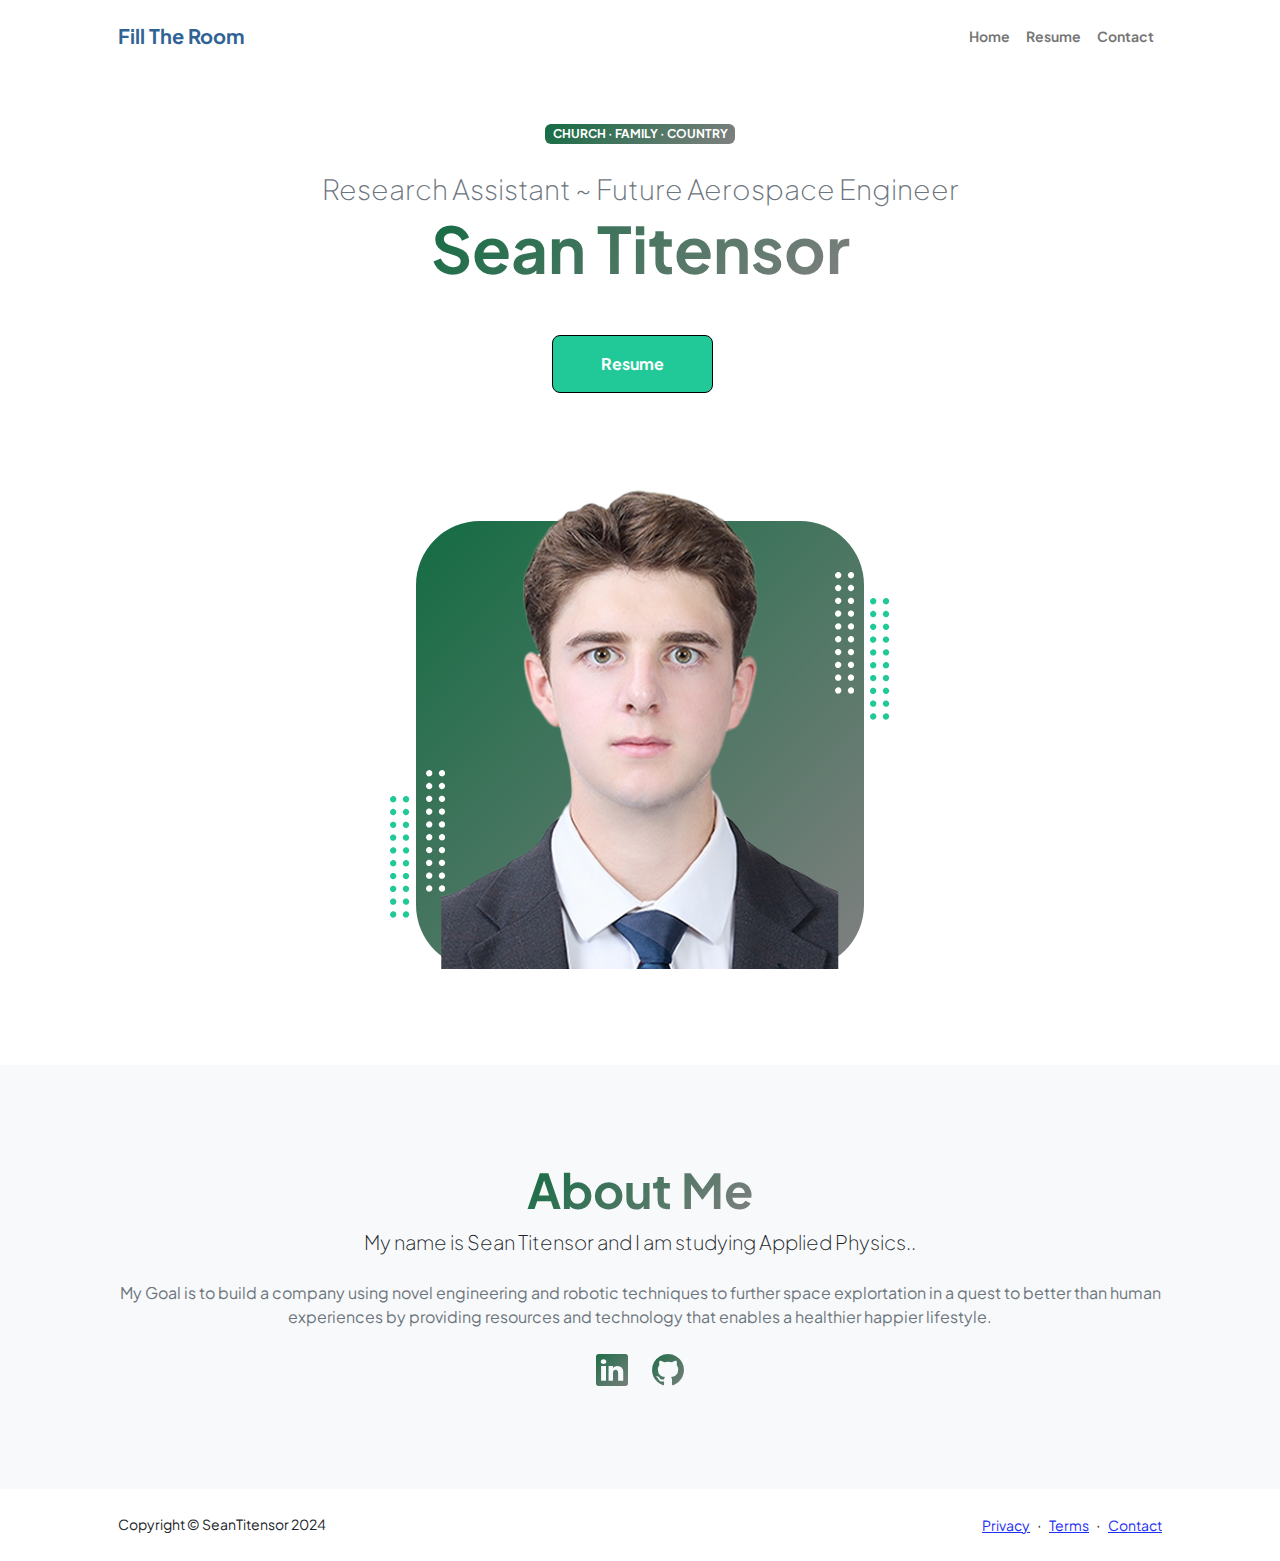
<file: index.html>
<!DOCTYPE html>
<html lang="en">
    <head>
        <meta charset="utf-8" />
        <meta name="viewport" content="width=device-width, initial-scale=1, shrink-to-fit=no" />
        <meta name="Sean Titensor's Resume" content="" />
        <meta name="Sean Titensor" content="" />
        <title>Sean's Website</title>
        <!-- Favicon-->
        <link rel="icon" type="image/x-icon" href="assets/favicon.ico" />
        <!-- Custom Google font-->
        <link rel="preconnect" href="https://fonts.googleapis.com" />
        <link rel="preconnect" href="https://fonts.gstatic.com" crossorigin />
        <link href="https://fonts.googleapis.com/css2?family=Plus+Jakarta+Sans:wght@100;200;300;400;500;600;700;800;900&amp;display=swap" rel="stylesheet" />
        <!-- Bootstrap icons-->
        <link href="https://cdn.jsdelivr.net/npm/bootstrap-icons@1.8.1/font/bootstrap-icons.css" rel="stylesheet" />
        <!-- Core theme CSS (includes Bootstrap)-->
        <link href="css/styles.css" rel="stylesheet" />
    </head>
    <body class="d-flex flex-column h-100">
        <main class="flex-shrink-0">
            <!-- Navigation-->
            <nav class="navbar navbar-expand-lg navbar-light bg-white py-3">
                <div class="container px-5">
                    <a class="navbar-brand" href="index.html"><span class="fw-bolder text-primary">Fill The Room</span></a>
                    <button class="navbar-toggler" type="button" data-bs-toggle="collapse" data-bs-target="#navbarSupportedContent" aria-controls="navbarSupportedContent" aria-expanded="false" aria-label="Toggle navigation"><span class="navbar-toggler-icon"></span></button>
                    <div class="collapse navbar-collapse" id="navbarSupportedContent">
                        <ul class="navbar-nav ms-auto mb-2 mb-lg-0 small fw-bolder">
                            <li class="nav-item"><a class="nav-link" href="index.html">Home</a></li>
                            <li class="nav-item"><a class="nav-link" href="resume.html">Resume</a></li>
                            <!-- <li class="nav-item"><a class="nav-link" href="projects.html">Projects</a></li> -->
                            <li class="nav-item"><a class="nav-link" href="contact.html">Contact</a></li>
                        </ul>
                    </div>
                </div>
            </nav>
            <!-- Header-->
            <header class="py-5">
                <div class="container px-5 pb-5">
                    <div class="row gx-5 align-items-center">
                        <div class="col-xxl-5">
                            <!-- Header text content-->
                            <div class="text-center text-xxl-start">
                                <div class="badge bg-gradient-primary-to-secondary text-white mb-4"><div class="text-uppercase">Church &middot; Family &middot; Country</div></div>
                                <div class="fs-3 fw-light text-muted">Research Assistant ~ Future Aerospace Engineer</div>
                                <h1 class="display-3 fw-bolder mb-5"><span class="text-gradient d-inline">Sean Titensor</span></h1>
                                <div class="d-grid gap-3 d-sm-flex justify-content-sm-center justify-content-xxl-start mb-3">
                                    <a class="btn btn-primary btn-lg px-5 py-3 me-sm-3 fs-6 fw-bolder" href="resume.html">Resume</a>
                                    <!-- <a class="btn btn-outline-dark btn-lg px-5 py-3 fs-6 fw-bolder" href="projects.html">Projects</a> -->
                                </div>
                            </div>
                        </div>
                        <div class="col-xxl-7">
                            <!-- Header profile picture-->
                            <div class="d-flex justify-content-center mt-5 mt-xxl-0">
                                <div class="profile bg-gradient-primary-to-secondary">
                                    <!-- TIP: For best results, use a photo with a transparent background like the demo example below-->
                                    <!-- Watch a tutorial on how to do this on YouTube (link)-->
                                    <img class="profile-img" src="assets/resume_picture.png" alt="Resume Picture of Sean Titensor" />
                                    <div class="dots-1">
                                        <!-- SVG Dots-->
                                        <svg version="1.1" xmlns="http://www.w3.org/2000/svg" xmlns:xlink="http://www.w3.org/1999/xlink" x="0px" y="0px" viewBox="0 0 191.6 1215.4" style="enable-background: new 0 0 191.6 1215.4" xml:space="preserve">
                                            <g transform="translate(0.000000,1280.000000) scale(0.100000,-0.100000)">
                                                <path d="M227.7,12788.6c-105-35-200-141-222-248c-43-206,163-412,369-369c155,32,275,190,260,339c-11,105-90,213-190,262        C383.7,12801.6,289.7,12808.6,227.7,12788.6z"></path>
                                                <path d="M1507.7,12788.6c-151-50-253-216-222-362c25-119,136-230,254-255c194-41,395,142,375,339c-11,105-90,213-190,262        C1663.7,12801.6,1569.7,12808.6,1507.7,12788.6z"></path>
                                                <path d="M227.7,11508.6c-105-35-200-141-222-248c-43-206,163-412,369-369c155,32,275,190,260,339c-11,105-90,213-190,262        C383.7,11521.6,289.7,11528.6,227.7,11508.6z"></path>
                                                <path d="M1507.7,11508.6c-151-50-253-216-222-362c25-119,136-230,254-255c194-41,395,142,375,339c-11,105-90,213-190,262        C1663.7,11521.6,1569.7,11528.6,1507.7,11508.6z"></path>
                                                <path d="M227.7,10228.6c-105-35-200-141-222-248c-43-206,163-412,369-369c155,32,275,190,260,339c-11,105-90,213-190,262        C383.7,10241.6,289.7,10248.6,227.7,10228.6z"></path>
                                                <path d="M1507.7,10228.6c-105-35-200-141-222-248c-43-206,163-412,369-369c155,32,275,190,260,339c-11,105-90,213-190,262        C1663.7,10241.6,1569.7,10248.6,1507.7,10228.6z"></path>
                                                <path d="M227.7,8948.6c-105-35-200-141-222-248c-43-206,163-412,369-369c155,32,275,190,260,339c-11,105-90,213-190,262        C383.7,8961.6,289.7,8968.6,227.7,8948.6z"></path>
                                                <path d="M1507.7,8948.6c-105-35-200-141-222-248c-43-206,163-412,369-369c155,32,275,190,260,339c-11,105-90,213-190,262        C1663.7,8961.6,1569.7,8968.6,1507.7,8948.6z"></path>
                                                <path d="M227.7,7668.6c-105-35-200-141-222-248c-43-206,163-412,369-369c155,32,275,190,260,339c-11,105-90,213-190,262        C383.7,7681.6,289.7,7688.6,227.7,7668.6z"></path>
                                                <path d="M1507.7,7668.6c-105-35-200-141-222-248c-43-206,163-412,369-369c155,32,275,190,260,339c-11,105-90,213-190,262        C1663.7,7681.6,1569.7,7688.6,1507.7,7668.6z"></path>
                                                <path d="M227.7,6388.6c-105-35-200-141-222-248c-43-206,163-412,369-369c155,32,275,190,260,339c-11,105-90,213-190,262        C383.7,6401.6,289.7,6408.6,227.7,6388.6z"></path>
                                                <path d="M1507.7,6388.6c-105-35-200-141-222-248c-43-206,163-412,369-369c155,32,275,190,260,339c-11,105-90,213-190,262        C1663.7,6401.6,1569.7,6408.6,1507.7,6388.6z"></path>
                                                <path d="M227.7,5108.6c-105-35-200-141-222-248c-43-206,163-412,369-369c155,32,275,190,260,339c-11,105-90,213-190,262        C383.7,5121.6,289.7,5128.6,227.7,5108.6z"></path>
                                                <path d="M1507.7,5108.6c-105-35-200-141-222-248c-43-206,163-412,369-369c155,32,275,190,260,339c-11,105-90,213-190,262        C1663.7,5121.6,1569.7,5128.6,1507.7,5108.6z"></path>
                                                <path d="M227.7,3828.6c-105-35-200-141-222-248c-43-206,163-412,369-369c155,32,275,190,260,339c-11,105-90,213-190,262        C383.7,3841.6,289.7,3848.6,227.7,3828.6z"></path>
                                                <path d="M1507.7,3828.6c-105-35-200-141-222-248c-43-206,163-412,369-369c155,32,275,190,260,339c-11,105-90,213-190,262        C1663.7,3841.6,1569.7,3848.6,1507.7,3828.6z"></path>
                                                <path d="M227.7,2548.6c-105-35-200-141-222-248c-43-206,163-412,369-369c155,32,275,190,260,339c-11,105-90,213-190,262        C383.7,2561.6,289.7,2568.6,227.7,2548.6z"></path>
                                                <path d="M1507.7,2548.6c-105-35-200-141-222-248c-43-206,163-412,369-369c155,32,275,190,260,339c-11,105-90,213-190,262        C1663.7,2561.6,1569.7,2568.6,1507.7,2548.6z"></path>
                                                <path d="M227.7,1268.6c-105-35-200-141-222-248c-43-206,163-412,369-369c155,32,275,190,260,339c-11,105-90,213-190,262        C383.7,1281.6,289.7,1288.6,227.7,1268.6z"></path>
                                                <path d="M1507.7,1268.6c-105-35-200-141-222-248c-43-206,163-412,369-369c155,32,275,190,260,339c-11,105-90,213-190,262        C1663.7,1281.6,1569.7,1288.6,1507.7,1268.6z"></path>
                                            </g>
                                        </svg>
                                        <!-- END of SVG dots-->
                                    </div>
                                    <div class="dots-2">
                                        <!-- SVG Dots-->
                                        <svg version="1.1" xmlns="http://www.w3.org/2000/svg" xmlns:xlink="http://www.w3.org/1999/xlink" x="0px" y="0px" viewBox="0 0 191.6 1215.4" style="enable-background: new 0 0 191.6 1215.4" xml:space="preserve">
                                            <g transform="translate(0.000000,1280.000000) scale(0.100000,-0.100000)">
                                                <path d="M227.7,12788.6c-105-35-200-141-222-248c-43-206,163-412,369-369c155,32,275,190,260,339c-11,105-90,213-190,262        C383.7,12801.6,289.7,12808.6,227.7,12788.6z"></path>
                                                <path d="M1507.7,12788.6c-151-50-253-216-222-362c25-119,136-230,254-255c194-41,395,142,375,339c-11,105-90,213-190,262        C1663.7,12801.6,1569.7,12808.6,1507.7,12788.6z"></path>
                                                <path d="M227.7,11508.6c-105-35-200-141-222-248c-43-206,163-412,369-369c155,32,275,190,260,339c-11,105-90,213-190,262        C383.7,11521.6,289.7,11528.6,227.7,11508.6z"></path>
                                                <path d="M1507.7,11508.6c-151-50-253-216-222-362c25-119,136-230,254-255c194-41,395,142,375,339c-11,105-90,213-190,262        C1663.7,11521.6,1569.7,11528.6,1507.7,11508.6z"></path>
                                                <path d="M227.7,10228.6c-105-35-200-141-222-248c-43-206,163-412,369-369c155,32,275,190,260,339c-11,105-90,213-190,262        C383.7,10241.6,289.7,10248.6,227.7,10228.6z"></path>
                                                <path d="M1507.7,10228.6c-105-35-200-141-222-248c-43-206,163-412,369-369c155,32,275,190,260,339c-11,105-90,213-190,262        C1663.7,10241.6,1569.7,10248.6,1507.7,10228.6z"></path>
                                                <path d="M227.7,8948.6c-105-35-200-141-222-248c-43-206,163-412,369-369c155,32,275,190,260,339c-11,105-90,213-190,262        C383.7,8961.6,289.7,8968.6,227.7,8948.6z"></path>
                                                <path d="M1507.7,8948.6c-105-35-200-141-222-248c-43-206,163-412,369-369c155,32,275,190,260,339c-11,105-90,213-190,262        C1663.7,8961.6,1569.7,8968.6,1507.7,8948.6z"></path>
                                                <path d="M227.7,7668.6c-105-35-200-141-222-248c-43-206,163-412,369-369c155,32,275,190,260,339c-11,105-90,213-190,262        C383.7,7681.6,289.7,7688.6,227.7,7668.6z"></path>
                                                <path d="M1507.7,7668.6c-105-35-200-141-222-248c-43-206,163-412,369-369c155,32,275,190,260,339c-11,105-90,213-190,262        C1663.7,7681.6,1569.7,7688.6,1507.7,7668.6z"></path>
                                                <path d="M227.7,6388.6c-105-35-200-141-222-248c-43-206,163-412,369-369c155,32,275,190,260,339c-11,105-90,213-190,262        C383.7,6401.6,289.7,6408.6,227.7,6388.6z"></path>
                                                <path d="M1507.7,6388.6c-105-35-200-141-222-248c-43-206,163-412,369-369c155,32,275,190,260,339c-11,105-90,213-190,262        C1663.7,6401.6,1569.7,6408.6,1507.7,6388.6z"></path>
                                                <path d="M227.7,5108.6c-105-35-200-141-222-248c-43-206,163-412,369-369c155,32,275,190,260,339c-11,105-90,213-190,262        C383.7,5121.6,289.7,5128.6,227.7,5108.6z"></path>
                                                <path d="M1507.7,5108.6c-105-35-200-141-222-248c-43-206,163-412,369-369c155,32,275,190,260,339c-11,105-90,213-190,262        C1663.7,5121.6,1569.7,5128.6,1507.7,5108.6z"></path>
                                                <path d="M227.7,3828.6c-105-35-200-141-222-248c-43-206,163-412,369-369c155,32,275,190,260,339c-11,105-90,213-190,262        C383.7,3841.6,289.7,3848.6,227.7,3828.6z"></path>
                                                <path d="M1507.7,3828.6c-105-35-200-141-222-248c-43-206,163-412,369-369c155,32,275,190,260,339c-11,105-90,213-190,262        C1663.7,3841.6,1569.7,3848.6,1507.7,3828.6z"></path>
                                                <path d="M227.7,2548.6c-105-35-200-141-222-248c-43-206,163-412,369-369c155,32,275,190,260,339c-11,105-90,213-190,262        C383.7,2561.6,289.7,2568.6,227.7,2548.6z"></path>
                                                <path d="M1507.7,2548.6c-105-35-200-141-222-248c-43-206,163-412,369-369c155,32,275,190,260,339c-11,105-90,213-190,262        C1663.7,2561.6,1569.7,2568.6,1507.7,2548.6z"></path>
                                                <path d="M227.7,1268.6c-105-35-200-141-222-248c-43-206,163-412,369-369c155,32,275,190,260,339c-11,105-90,213-190,262        C383.7,1281.6,289.7,1288.6,227.7,1268.6z"></path>
                                                <path d="M1507.7,1268.6c-105-35-200-141-222-248c-43-206,163-412,369-369c155,32,275,190,260,339c-11,105-90,213-190,262        C1663.7,1281.6,1569.7,1288.6,1507.7,1268.6z"></path>
                                            </g>
                                        </svg>
                                        <!-- END of SVG dots-->
                                    </div>
                                    <div class="dots-3">
                                        <!-- SVG Dots-->
                                        <svg version="1.1" xmlns="http://www.w3.org/2000/svg" xmlns:xlink="http://www.w3.org/1999/xlink" x="0px" y="0px" viewBox="0 0 191.6 1215.4" style="enable-background: new 0 0 191.6 1215.4" xml:space="preserve">
                                            <g transform="translate(0.000000,1280.000000) scale(0.100000,-0.100000)">
                                                <path d="M227.7,12788.6c-105-35-200-141-222-248c-43-206,163-412,369-369c155,32,275,190,260,339c-11,105-90,213-190,262        C383.7,12801.6,289.7,12808.6,227.7,12788.6z"></path>
                                                <path d="M1507.7,12788.6c-151-50-253-216-222-362c25-119,136-230,254-255c194-41,395,142,375,339c-11,105-90,213-190,262        C1663.7,12801.6,1569.7,12808.6,1507.7,12788.6z"></path>
                                                <path d="M227.7,11508.6c-105-35-200-141-222-248c-43-206,163-412,369-369c155,32,275,190,260,339c-11,105-90,213-190,262        C383.7,11521.6,289.7,11528.6,227.7,11508.6z"></path>
                                                <path d="M1507.7,11508.6c-151-50-253-216-222-362c25-119,136-230,254-255c194-41,395,142,375,339c-11,105-90,213-190,262        C1663.7,11521.6,1569.7,11528.6,1507.7,11508.6z"></path>
                                                <path d="M227.7,10228.6c-105-35-200-141-222-248c-43-206,163-412,369-369c155,32,275,190,260,339c-11,105-90,213-190,262        C383.7,10241.6,289.7,10248.6,227.7,10228.6z"></path>
                                                <path d="M1507.7,10228.6c-105-35-200-141-222-248c-43-206,163-412,369-369c155,32,275,190,260,339c-11,105-90,213-190,262        C1663.7,10241.6,1569.7,10248.6,1507.7,10228.6z"></path>
                                                <path d="M227.7,8948.6c-105-35-200-141-222-248c-43-206,163-412,369-369c155,32,275,190,260,339c-11,105-90,213-190,262        C383.7,8961.6,289.7,8968.6,227.7,8948.6z"></path>
                                                <path d="M1507.7,8948.6c-105-35-200-141-222-248c-43-206,163-412,369-369c155,32,275,190,260,339c-11,105-90,213-190,262        C1663.7,8961.6,1569.7,8968.6,1507.7,8948.6z"></path>
                                                <path d="M227.7,7668.6c-105-35-200-141-222-248c-43-206,163-412,369-369c155,32,275,190,260,339c-11,105-90,213-190,262        C383.7,7681.6,289.7,7688.6,227.7,7668.6z"></path>
                                                <path d="M1507.7,7668.6c-105-35-200-141-222-248c-43-206,163-412,369-369c155,32,275,190,260,339c-11,105-90,213-190,262        C1663.7,7681.6,1569.7,7688.6,1507.7,7668.6z"></path>
                                                <path d="M227.7,6388.6c-105-35-200-141-222-248c-43-206,163-412,369-369c155,32,275,190,260,339c-11,105-90,213-190,262        C383.7,6401.6,289.7,6408.6,227.7,6388.6z"></path>
                                                <path d="M1507.7,6388.6c-105-35-200-141-222-248c-43-206,163-412,369-369c155,32,275,190,260,339c-11,105-90,213-190,262        C1663.7,6401.6,1569.7,6408.6,1507.7,6388.6z"></path>
                                                <path d="M227.7,5108.6c-105-35-200-141-222-248c-43-206,163-412,369-369c155,32,275,190,260,339c-11,105-90,213-190,262        C383.7,5121.6,289.7,5128.6,227.7,5108.6z"></path>
                                                <path d="M1507.7,5108.6c-105-35-200-141-222-248c-43-206,163-412,369-369c155,32,275,190,260,339c-11,105-90,213-190,262        C1663.7,5121.6,1569.7,5128.6,1507.7,5108.6z"></path>
                                                <path d="M227.7,3828.6c-105-35-200-141-222-248c-43-206,163-412,369-369c155,32,275,190,260,339c-11,105-90,213-190,262        C383.7,3841.6,289.7,3848.6,227.7,3828.6z"></path>
                                                <path d="M1507.7,3828.6c-105-35-200-141-222-248c-43-206,163-412,369-369c155,32,275,190,260,339c-11,105-90,213-190,262        C1663.7,3841.6,1569.7,3848.6,1507.7,3828.6z"></path>
                                                <path d="M227.7,2548.6c-105-35-200-141-222-248c-43-206,163-412,369-369c155,32,275,190,260,339c-11,105-90,213-190,262        C383.7,2561.6,289.7,2568.6,227.7,2548.6z"></path>
                                                <path d="M1507.7,2548.6c-105-35-200-141-222-248c-43-206,163-412,369-369c155,32,275,190,260,339c-11,105-90,213-190,262        C1663.7,2561.6,1569.7,2568.6,1507.7,2548.6z"></path>
                                                <path d="M227.7,1268.6c-105-35-200-141-222-248c-43-206,163-412,369-369c155,32,275,190,260,339c-11,105-90,213-190,262        C383.7,1281.6,289.7,1288.6,227.7,1268.6z"></path>
                                                <path d="M1507.7,1268.6c-105-35-200-141-222-248c-43-206,163-412,369-369c155,32,275,190,260,339c-11,105-90,213-190,262        C1663.7,1281.6,1569.7,1288.6,1507.7,1268.6z"></path>
                                            </g>
                                        </svg>
                                        <!-- END of SVG dots-->
                                    </div>
                                    <div class="dots-4">
                                        <!-- SVG Dots-->
                                        <svg version="1.1" xmlns="http://www.w3.org/2000/svg" xmlns:xlink="http://www.w3.org/1999/xlink" x="0px" y="0px" viewBox="0 0 191.6 1215.4" style="enable-background: new 0 0 191.6 1215.4" xml:space="preserve">
                                            <g transform="translate(0.000000,1280.000000) scale(0.100000,-0.100000)">
                                                <path d="M227.7,12788.6c-105-35-200-141-222-248c-43-206,163-412,369-369c155,32,275,190,260,339c-11,105-90,213-190,262        C383.7,12801.6,289.7,12808.6,227.7,12788.6z"></path>
                                                <path d="M1507.7,12788.6c-151-50-253-216-222-362c25-119,136-230,254-255c194-41,395,142,375,339c-11,105-90,213-190,262        C1663.7,12801.6,1569.7,12808.6,1507.7,12788.6z"></path>
                                                <path d="M227.7,11508.6c-105-35-200-141-222-248c-43-206,163-412,369-369c155,32,275,190,260,339c-11,105-90,213-190,262        C383.7,11521.6,289.7,11528.6,227.7,11508.6z"></path>
                                                <path d="M1507.7,11508.6c-151-50-253-216-222-362c25-119,136-230,254-255c194-41,395,142,375,339c-11,105-90,213-190,262        C1663.7,11521.6,1569.7,11528.6,1507.7,11508.6z"></path>
                                                <path d="M227.7,10228.6c-105-35-200-141-222-248c-43-206,163-412,369-369c155,32,275,190,260,339c-11,105-90,213-190,262        C383.7,10241.6,289.7,10248.6,227.7,10228.6z"></path>
                                                <path d="M1507.7,10228.6c-105-35-200-141-222-248c-43-206,163-412,369-369c155,32,275,190,260,339c-11,105-90,213-190,262        C1663.7,10241.6,1569.7,10248.6,1507.7,10228.6z"></path>
                                                <path d="M227.7,8948.6c-105-35-200-141-222-248c-43-206,163-412,369-369c155,32,275,190,260,339c-11,105-90,213-190,262        C383.7,8961.6,289.7,8968.6,227.7,8948.6z"></path>
                                                <path d="M1507.7,8948.6c-105-35-200-141-222-248c-43-206,163-412,369-369c155,32,275,190,260,339c-11,105-90,213-190,262        C1663.7,8961.6,1569.7,8968.6,1507.7,8948.6z"></path>
                                                <path d="M227.7,7668.6c-105-35-200-141-222-248c-43-206,163-412,369-369c155,32,275,190,260,339c-11,105-90,213-190,262        C383.7,7681.6,289.7,7688.6,227.7,7668.6z"></path>
                                                <path d="M1507.7,7668.6c-105-35-200-141-222-248c-43-206,163-412,369-369c155,32,275,190,260,339c-11,105-90,213-190,262        C1663.7,7681.6,1569.7,7688.6,1507.7,7668.6z"></path>
                                                <path d="M227.7,6388.6c-105-35-200-141-222-248c-43-206,163-412,369-369c155,32,275,190,260,339c-11,105-90,213-190,262        C383.7,6401.6,289.7,6408.6,227.7,6388.6z"></path>
                                                <path d="M1507.7,6388.6c-105-35-200-141-222-248c-43-206,163-412,369-369c155,32,275,190,260,339c-11,105-90,213-190,262        C1663.7,6401.6,1569.7,6408.6,1507.7,6388.6z"></path>
                                                <path d="M227.7,5108.6c-105-35-200-141-222-248c-43-206,163-412,369-369c155,32,275,190,260,339c-11,105-90,213-190,262        C383.7,5121.6,289.7,5128.6,227.7,5108.6z"></path>
                                                <path d="M1507.7,5108.6c-105-35-200-141-222-248c-43-206,163-412,369-369c155,32,275,190,260,339c-11,105-90,213-190,262        C1663.7,5121.6,1569.7,5128.6,1507.7,5108.6z"></path>
                                                <path d="M227.7,3828.6c-105-35-200-141-222-248c-43-206,163-412,369-369c155,32,275,190,260,339c-11,105-90,213-190,262        C383.7,3841.6,289.7,3848.6,227.7,3828.6z"></path>
                                                <path d="M1507.7,3828.6c-105-35-200-141-222-248c-43-206,163-412,369-369c155,32,275,190,260,339c-11,105-90,213-190,262        C1663.7,3841.6,1569.7,3848.6,1507.7,3828.6z"></path>
                                                <path d="M227.7,2548.6c-105-35-200-141-222-248c-43-206,163-412,369-369c155,32,275,190,260,339c-11,105-90,213-190,262        C383.7,2561.6,289.7,2568.6,227.7,2548.6z"></path>
                                                <path d="M1507.7,2548.6c-105-35-200-141-222-248c-43-206,163-412,369-369c155,32,275,190,260,339c-11,105-90,213-190,262        C1663.7,2561.6,1569.7,2568.6,1507.7,2548.6z"></path>
                                                <path d="M227.7,1268.6c-105-35-200-141-222-248c-43-206,163-412,369-369c155,32,275,190,260,339c-11,105-90,213-190,262        C383.7,1281.6,289.7,1288.6,227.7,1268.6z"></path>
                                                <path d="M1507.7,1268.6c-105-35-200-141-222-248c-43-206,163-412,369-369c155,32,275,190,260,339c-11,105-90,213-190,262        C1663.7,1281.6,1569.7,1288.6,1507.7,1268.6z"></path>
                                            </g>
                                        </svg>
                                        <!-- END of SVG dots-->
                                    </div>
                                </div>
                            </div>
                        </div>
                    </div>
                </div>
            </header>
            <!-- About Section-->
            <section class="bg-light py-5">
                <div class="container px-5">
                    <div class="row gx-5 justify-content-center">
                        <div class="col-xxl-8">
                            <div class="text-center my-5">
                                <h2 class="display-5 fw-bolder"><span class="text-gradient d-inline">About Me</span></h2>
                                <p class="lead fw-light mb-4">My name is Sean Titensor and I am studying Applied Physics..</p>
                                <p class="text-muted">My Goal is to build a company using novel engineering and robotic techniques to further space explortation in a quest to better than human experiences by providing resources and technology that enables a healthier happier lifestyle.</p>
                                <div class="d-flex justify-content-center fs-2 gap-4">
                                    <a class="text-gradient" target="_blank" href="https://www.linkedin.com/in/sean-titensor/"><i class="bi bi-linkedin"></i></a>
                                    <a class="text-gradient" target="_blank" href="https://github.com/seantitensor"><i class="bi bi-github"></i></a>
                                </div>
                            </div>
                        </div>
                    </div>
                </div>
            </section>
        </main>
        <!-- Footer-->
        <footer class="bg-white py-4 mt-auto">
            <div class="container px-5">
                <div class="row align-items-center justify-content-between flex-column flex-sm-row">
                    <div class="col-auto"><div class="small m-0">Copyright &copy; SeanTitensor 2024</div></div>
                    <div class="col-auto">
                        <a class="small" href="#!">Privacy</a>
                        <span class="mx-1">&middot;</span>
                        <a class="small" href="#!">Terms</a>
                        <span class="mx-1">&middot;</span>
                        <a class="small" href="#!">Contact</a>
                    </div>
                </div>
            </div>
        </footer>
        <!-- Bootstrap core JS-->
        <script src="https://cdn.jsdelivr.net/npm/bootstrap@5.2.3/dist/js/bootstrap.bundle.min.js"></script>
        <!-- Core theme JS-->
        <script src="js/scripts.js"></script>
    </body>
</html>
</file>
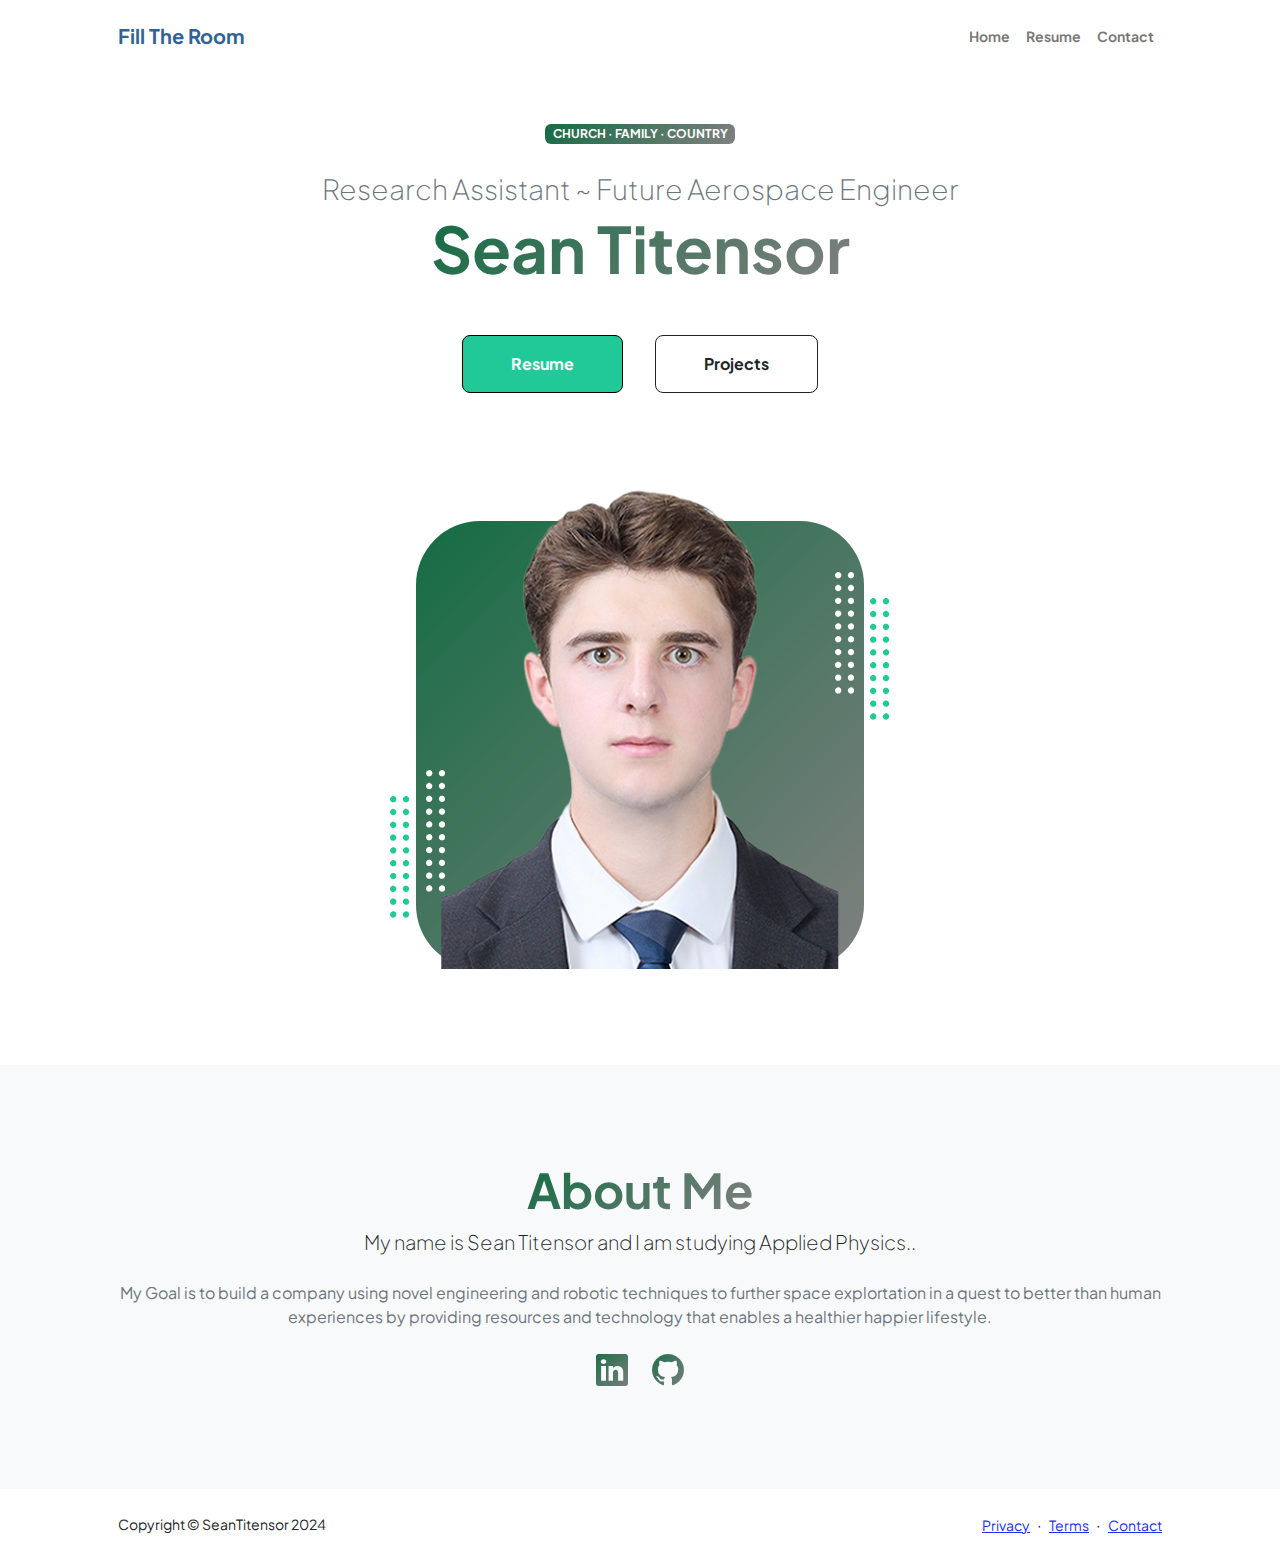
<file: startbootstrap-personal-gh-pages/index.html>
<!DOCTYPE html>
<html lang="en">
    <head>
        <meta charset="utf-8" />
        <meta name="viewport" content="width=device-width, initial-scale=1, shrink-to-fit=no" />
        <meta name="Sean Titensor's Resume" content="" />
        <meta name="Sean Titensor" content="" />
        <title>Sean's Website</title>
        <!-- Favicon-->
        <link rel="icon" type="image/x-icon" href="assets/favicon.ico" />
        <!-- Custom Google font-->
        <link rel="preconnect" href="https://fonts.googleapis.com" />
        <link rel="preconnect" href="https://fonts.gstatic.com" crossorigin />
        <link href="https://fonts.googleapis.com/css2?family=Plus+Jakarta+Sans:wght@100;200;300;400;500;600;700;800;900&amp;display=swap" rel="stylesheet" />
        <!-- Bootstrap icons-->
        <link href="https://cdn.jsdelivr.net/npm/bootstrap-icons@1.8.1/font/bootstrap-icons.css" rel="stylesheet" />
        <!-- Core theme CSS (includes Bootstrap)-->
        <link href="css/styles.css" rel="stylesheet" />
    </head>
    <body class="d-flex flex-column h-100">
        <main class="flex-shrink-0">
            <!-- Navigation-->
            <nav class="navbar navbar-expand-lg navbar-light bg-white py-3">
                <div class="container px-5">
                    <a class="navbar-brand" href="index.html"><span class="fw-bolder text-primary">Fill The Room</span></a>
                    <button class="navbar-toggler" type="button" data-bs-toggle="collapse" data-bs-target="#navbarSupportedContent" aria-controls="navbarSupportedContent" aria-expanded="false" aria-label="Toggle navigation"><span class="navbar-toggler-icon"></span></button>
                    <div class="collapse navbar-collapse" id="navbarSupportedContent">
                        <ul class="navbar-nav ms-auto mb-2 mb-lg-0 small fw-bolder">
                            <li class="nav-item"><a class="nav-link" href="index.html">Home</a></li>
                            <li class="nav-item"><a class="nav-link" href="resume.html">Resume</a></li>
                            <!-- <li class="nav-item"><a class="nav-link" href="projects.html">Projects</a></li> -->
                            <li class="nav-item"><a class="nav-link" href="contact.html">Contact</a></li>
                        </ul>
                    </div>
                </div>
            </nav>
            <!-- Header-->
            <header class="py-5">
                <div class="container px-5 pb-5">
                    <div class="row gx-5 align-items-center">
                        <div class="col-xxl-5">
                            <!-- Header text content-->
                            <div class="text-center text-xxl-start">
                                <div class="badge bg-gradient-primary-to-secondary text-white mb-4"><div class="text-uppercase">Church &middot; Family &middot; Country</div></div>
                                <div class="fs-3 fw-light text-muted">Research Assistant ~ Future Aerospace Engineer</div>
                                <h1 class="display-3 fw-bolder mb-5"><span class="text-gradient d-inline">Sean Titensor</span></h1>
                                <div class="d-grid gap-3 d-sm-flex justify-content-sm-center justify-content-xxl-start mb-3">
                                    <a class="btn btn-primary btn-lg px-5 py-3 me-sm-3 fs-6 fw-bolder" href="resume.html">Resume</a>
                                    <a class="btn btn-outline-dark btn-lg px-5 py-3 fs-6 fw-bolder" href="projects.html">Projects</a>
                                </div>
                            </div>
                        </div>
                        <div class="col-xxl-7">
                            <!-- Header profile picture-->
                            <div class="d-flex justify-content-center mt-5 mt-xxl-0">
                                <div class="profile bg-gradient-primary-to-secondary">
                                    <!-- TIP: For best results, use a photo with a transparent background like the demo example below-->
                                    <!-- Watch a tutorial on how to do this on YouTube (link)-->
                                    <img class="profile-img" src="assets/resume_picture.png" alt="Resume Picture of Sean Titensor" />
                                    <div class="dots-1">
                                        <!-- SVG Dots-->
                                        <svg version="1.1" xmlns="http://www.w3.org/2000/svg" xmlns:xlink="http://www.w3.org/1999/xlink" x="0px" y="0px" viewBox="0 0 191.6 1215.4" style="enable-background: new 0 0 191.6 1215.4" xml:space="preserve">
                                            <g transform="translate(0.000000,1280.000000) scale(0.100000,-0.100000)">
                                                <path d="M227.7,12788.6c-105-35-200-141-222-248c-43-206,163-412,369-369c155,32,275,190,260,339c-11,105-90,213-190,262        C383.7,12801.6,289.7,12808.6,227.7,12788.6z"></path>
                                                <path d="M1507.7,12788.6c-151-50-253-216-222-362c25-119,136-230,254-255c194-41,395,142,375,339c-11,105-90,213-190,262        C1663.7,12801.6,1569.7,12808.6,1507.7,12788.6z"></path>
                                                <path d="M227.7,11508.6c-105-35-200-141-222-248c-43-206,163-412,369-369c155,32,275,190,260,339c-11,105-90,213-190,262        C383.7,11521.6,289.7,11528.6,227.7,11508.6z"></path>
                                                <path d="M1507.7,11508.6c-151-50-253-216-222-362c25-119,136-230,254-255c194-41,395,142,375,339c-11,105-90,213-190,262        C1663.7,11521.6,1569.7,11528.6,1507.7,11508.6z"></path>
                                                <path d="M227.7,10228.6c-105-35-200-141-222-248c-43-206,163-412,369-369c155,32,275,190,260,339c-11,105-90,213-190,262        C383.7,10241.6,289.7,10248.6,227.7,10228.6z"></path>
                                                <path d="M1507.7,10228.6c-105-35-200-141-222-248c-43-206,163-412,369-369c155,32,275,190,260,339c-11,105-90,213-190,262        C1663.7,10241.6,1569.7,10248.6,1507.7,10228.6z"></path>
                                                <path d="M227.7,8948.6c-105-35-200-141-222-248c-43-206,163-412,369-369c155,32,275,190,260,339c-11,105-90,213-190,262        C383.7,8961.6,289.7,8968.6,227.7,8948.6z"></path>
                                                <path d="M1507.7,8948.6c-105-35-200-141-222-248c-43-206,163-412,369-369c155,32,275,190,260,339c-11,105-90,213-190,262        C1663.7,8961.6,1569.7,8968.6,1507.7,8948.6z"></path>
                                                <path d="M227.7,7668.6c-105-35-200-141-222-248c-43-206,163-412,369-369c155,32,275,190,260,339c-11,105-90,213-190,262        C383.7,7681.6,289.7,7688.6,227.7,7668.6z"></path>
                                                <path d="M1507.7,7668.6c-105-35-200-141-222-248c-43-206,163-412,369-369c155,32,275,190,260,339c-11,105-90,213-190,262        C1663.7,7681.6,1569.7,7688.6,1507.7,7668.6z"></path>
                                                <path d="M227.7,6388.6c-105-35-200-141-222-248c-43-206,163-412,369-369c155,32,275,190,260,339c-11,105-90,213-190,262        C383.7,6401.6,289.7,6408.6,227.7,6388.6z"></path>
                                                <path d="M1507.7,6388.6c-105-35-200-141-222-248c-43-206,163-412,369-369c155,32,275,190,260,339c-11,105-90,213-190,262        C1663.7,6401.6,1569.7,6408.6,1507.7,6388.6z"></path>
                                                <path d="M227.7,5108.6c-105-35-200-141-222-248c-43-206,163-412,369-369c155,32,275,190,260,339c-11,105-90,213-190,262        C383.7,5121.6,289.7,5128.6,227.7,5108.6z"></path>
                                                <path d="M1507.7,5108.6c-105-35-200-141-222-248c-43-206,163-412,369-369c155,32,275,190,260,339c-11,105-90,213-190,262        C1663.7,5121.6,1569.7,5128.6,1507.7,5108.6z"></path>
                                                <path d="M227.7,3828.6c-105-35-200-141-222-248c-43-206,163-412,369-369c155,32,275,190,260,339c-11,105-90,213-190,262        C383.7,3841.6,289.7,3848.6,227.7,3828.6z"></path>
                                                <path d="M1507.7,3828.6c-105-35-200-141-222-248c-43-206,163-412,369-369c155,32,275,190,260,339c-11,105-90,213-190,262        C1663.7,3841.6,1569.7,3848.6,1507.7,3828.6z"></path>
                                                <path d="M227.7,2548.6c-105-35-200-141-222-248c-43-206,163-412,369-369c155,32,275,190,260,339c-11,105-90,213-190,262        C383.7,2561.6,289.7,2568.6,227.7,2548.6z"></path>
                                                <path d="M1507.7,2548.6c-105-35-200-141-222-248c-43-206,163-412,369-369c155,32,275,190,260,339c-11,105-90,213-190,262        C1663.7,2561.6,1569.7,2568.6,1507.7,2548.6z"></path>
                                                <path d="M227.7,1268.6c-105-35-200-141-222-248c-43-206,163-412,369-369c155,32,275,190,260,339c-11,105-90,213-190,262        C383.7,1281.6,289.7,1288.6,227.7,1268.6z"></path>
                                                <path d="M1507.7,1268.6c-105-35-200-141-222-248c-43-206,163-412,369-369c155,32,275,190,260,339c-11,105-90,213-190,262        C1663.7,1281.6,1569.7,1288.6,1507.7,1268.6z"></path>
                                            </g>
                                        </svg>
                                        <!-- END of SVG dots-->
                                    </div>
                                    <div class="dots-2">
                                        <!-- SVG Dots-->
                                        <svg version="1.1" xmlns="http://www.w3.org/2000/svg" xmlns:xlink="http://www.w3.org/1999/xlink" x="0px" y="0px" viewBox="0 0 191.6 1215.4" style="enable-background: new 0 0 191.6 1215.4" xml:space="preserve">
                                            <g transform="translate(0.000000,1280.000000) scale(0.100000,-0.100000)">
                                                <path d="M227.7,12788.6c-105-35-200-141-222-248c-43-206,163-412,369-369c155,32,275,190,260,339c-11,105-90,213-190,262        C383.7,12801.6,289.7,12808.6,227.7,12788.6z"></path>
                                                <path d="M1507.7,12788.6c-151-50-253-216-222-362c25-119,136-230,254-255c194-41,395,142,375,339c-11,105-90,213-190,262        C1663.7,12801.6,1569.7,12808.6,1507.7,12788.6z"></path>
                                                <path d="M227.7,11508.6c-105-35-200-141-222-248c-43-206,163-412,369-369c155,32,275,190,260,339c-11,105-90,213-190,262        C383.7,11521.6,289.7,11528.6,227.7,11508.6z"></path>
                                                <path d="M1507.7,11508.6c-151-50-253-216-222-362c25-119,136-230,254-255c194-41,395,142,375,339c-11,105-90,213-190,262        C1663.7,11521.6,1569.7,11528.6,1507.7,11508.6z"></path>
                                                <path d="M227.7,10228.6c-105-35-200-141-222-248c-43-206,163-412,369-369c155,32,275,190,260,339c-11,105-90,213-190,262        C383.7,10241.6,289.7,10248.6,227.7,10228.6z"></path>
                                                <path d="M1507.7,10228.6c-105-35-200-141-222-248c-43-206,163-412,369-369c155,32,275,190,260,339c-11,105-90,213-190,262        C1663.7,10241.6,1569.7,10248.6,1507.7,10228.6z"></path>
                                                <path d="M227.7,8948.6c-105-35-200-141-222-248c-43-206,163-412,369-369c155,32,275,190,260,339c-11,105-90,213-190,262        C383.7,8961.6,289.7,8968.6,227.7,8948.6z"></path>
                                                <path d="M1507.7,8948.6c-105-35-200-141-222-248c-43-206,163-412,369-369c155,32,275,190,260,339c-11,105-90,213-190,262        C1663.7,8961.6,1569.7,8968.6,1507.7,8948.6z"></path>
                                                <path d="M227.7,7668.6c-105-35-200-141-222-248c-43-206,163-412,369-369c155,32,275,190,260,339c-11,105-90,213-190,262        C383.7,7681.6,289.7,7688.6,227.7,7668.6z"></path>
                                                <path d="M1507.7,7668.6c-105-35-200-141-222-248c-43-206,163-412,369-369c155,32,275,190,260,339c-11,105-90,213-190,262        C1663.7,7681.6,1569.7,7688.6,1507.7,7668.6z"></path>
                                                <path d="M227.7,6388.6c-105-35-200-141-222-248c-43-206,163-412,369-369c155,32,275,190,260,339c-11,105-90,213-190,262        C383.7,6401.6,289.7,6408.6,227.7,6388.6z"></path>
                                                <path d="M1507.7,6388.6c-105-35-200-141-222-248c-43-206,163-412,369-369c155,32,275,190,260,339c-11,105-90,213-190,262        C1663.7,6401.6,1569.7,6408.6,1507.7,6388.6z"></path>
                                                <path d="M227.7,5108.6c-105-35-200-141-222-248c-43-206,163-412,369-369c155,32,275,190,260,339c-11,105-90,213-190,262        C383.7,5121.6,289.7,5128.6,227.7,5108.6z"></path>
                                                <path d="M1507.7,5108.6c-105-35-200-141-222-248c-43-206,163-412,369-369c155,32,275,190,260,339c-11,105-90,213-190,262        C1663.7,5121.6,1569.7,5128.6,1507.7,5108.6z"></path>
                                                <path d="M227.7,3828.6c-105-35-200-141-222-248c-43-206,163-412,369-369c155,32,275,190,260,339c-11,105-90,213-190,262        C383.7,3841.6,289.7,3848.6,227.7,3828.6z"></path>
                                                <path d="M1507.7,3828.6c-105-35-200-141-222-248c-43-206,163-412,369-369c155,32,275,190,260,339c-11,105-90,213-190,262        C1663.7,3841.6,1569.7,3848.6,1507.7,3828.6z"></path>
                                                <path d="M227.7,2548.6c-105-35-200-141-222-248c-43-206,163-412,369-369c155,32,275,190,260,339c-11,105-90,213-190,262        C383.7,2561.6,289.7,2568.6,227.7,2548.6z"></path>
                                                <path d="M1507.7,2548.6c-105-35-200-141-222-248c-43-206,163-412,369-369c155,32,275,190,260,339c-11,105-90,213-190,262        C1663.7,2561.6,1569.7,2568.6,1507.7,2548.6z"></path>
                                                <path d="M227.7,1268.6c-105-35-200-141-222-248c-43-206,163-412,369-369c155,32,275,190,260,339c-11,105-90,213-190,262        C383.7,1281.6,289.7,1288.6,227.7,1268.6z"></path>
                                                <path d="M1507.7,1268.6c-105-35-200-141-222-248c-43-206,163-412,369-369c155,32,275,190,260,339c-11,105-90,213-190,262        C1663.7,1281.6,1569.7,1288.6,1507.7,1268.6z"></path>
                                            </g>
                                        </svg>
                                        <!-- END of SVG dots-->
                                    </div>
                                    <div class="dots-3">
                                        <!-- SVG Dots-->
                                        <svg version="1.1" xmlns="http://www.w3.org/2000/svg" xmlns:xlink="http://www.w3.org/1999/xlink" x="0px" y="0px" viewBox="0 0 191.6 1215.4" style="enable-background: new 0 0 191.6 1215.4" xml:space="preserve">
                                            <g transform="translate(0.000000,1280.000000) scale(0.100000,-0.100000)">
                                                <path d="M227.7,12788.6c-105-35-200-141-222-248c-43-206,163-412,369-369c155,32,275,190,260,339c-11,105-90,213-190,262        C383.7,12801.6,289.7,12808.6,227.7,12788.6z"></path>
                                                <path d="M1507.7,12788.6c-151-50-253-216-222-362c25-119,136-230,254-255c194-41,395,142,375,339c-11,105-90,213-190,262        C1663.7,12801.6,1569.7,12808.6,1507.7,12788.6z"></path>
                                                <path d="M227.7,11508.6c-105-35-200-141-222-248c-43-206,163-412,369-369c155,32,275,190,260,339c-11,105-90,213-190,262        C383.7,11521.6,289.7,11528.6,227.7,11508.6z"></path>
                                                <path d="M1507.7,11508.6c-151-50-253-216-222-362c25-119,136-230,254-255c194-41,395,142,375,339c-11,105-90,213-190,262        C1663.7,11521.6,1569.7,11528.6,1507.7,11508.6z"></path>
                                                <path d="M227.7,10228.6c-105-35-200-141-222-248c-43-206,163-412,369-369c155,32,275,190,260,339c-11,105-90,213-190,262        C383.7,10241.6,289.7,10248.6,227.7,10228.6z"></path>
                                                <path d="M1507.7,10228.6c-105-35-200-141-222-248c-43-206,163-412,369-369c155,32,275,190,260,339c-11,105-90,213-190,262        C1663.7,10241.6,1569.7,10248.6,1507.7,10228.6z"></path>
                                                <path d="M227.7,8948.6c-105-35-200-141-222-248c-43-206,163-412,369-369c155,32,275,190,260,339c-11,105-90,213-190,262        C383.7,8961.6,289.7,8968.6,227.7,8948.6z"></path>
                                                <path d="M1507.7,8948.6c-105-35-200-141-222-248c-43-206,163-412,369-369c155,32,275,190,260,339c-11,105-90,213-190,262        C1663.7,8961.6,1569.7,8968.6,1507.7,8948.6z"></path>
                                                <path d="M227.7,7668.6c-105-35-200-141-222-248c-43-206,163-412,369-369c155,32,275,190,260,339c-11,105-90,213-190,262        C383.7,7681.6,289.7,7688.6,227.7,7668.6z"></path>
                                                <path d="M1507.7,7668.6c-105-35-200-141-222-248c-43-206,163-412,369-369c155,32,275,190,260,339c-11,105-90,213-190,262        C1663.7,7681.6,1569.7,7688.6,1507.7,7668.6z"></path>
                                                <path d="M227.7,6388.6c-105-35-200-141-222-248c-43-206,163-412,369-369c155,32,275,190,260,339c-11,105-90,213-190,262        C383.7,6401.6,289.7,6408.6,227.7,6388.6z"></path>
                                                <path d="M1507.7,6388.6c-105-35-200-141-222-248c-43-206,163-412,369-369c155,32,275,190,260,339c-11,105-90,213-190,262        C1663.7,6401.6,1569.7,6408.6,1507.7,6388.6z"></path>
                                                <path d="M227.7,5108.6c-105-35-200-141-222-248c-43-206,163-412,369-369c155,32,275,190,260,339c-11,105-90,213-190,262        C383.7,5121.6,289.7,5128.6,227.7,5108.6z"></path>
                                                <path d="M1507.7,5108.6c-105-35-200-141-222-248c-43-206,163-412,369-369c155,32,275,190,260,339c-11,105-90,213-190,262        C1663.7,5121.6,1569.7,5128.6,1507.7,5108.6z"></path>
                                                <path d="M227.7,3828.6c-105-35-200-141-222-248c-43-206,163-412,369-369c155,32,275,190,260,339c-11,105-90,213-190,262        C383.7,3841.6,289.7,3848.6,227.7,3828.6z"></path>
                                                <path d="M1507.7,3828.6c-105-35-200-141-222-248c-43-206,163-412,369-369c155,32,275,190,260,339c-11,105-90,213-190,262        C1663.7,3841.6,1569.7,3848.6,1507.7,3828.6z"></path>
                                                <path d="M227.7,2548.6c-105-35-200-141-222-248c-43-206,163-412,369-369c155,32,275,190,260,339c-11,105-90,213-190,262        C383.7,2561.6,289.7,2568.6,227.7,2548.6z"></path>
                                                <path d="M1507.7,2548.6c-105-35-200-141-222-248c-43-206,163-412,369-369c155,32,275,190,260,339c-11,105-90,213-190,262        C1663.7,2561.6,1569.7,2568.6,1507.7,2548.6z"></path>
                                                <path d="M227.7,1268.6c-105-35-200-141-222-248c-43-206,163-412,369-369c155,32,275,190,260,339c-11,105-90,213-190,262        C383.7,1281.6,289.7,1288.6,227.7,1268.6z"></path>
                                                <path d="M1507.7,1268.6c-105-35-200-141-222-248c-43-206,163-412,369-369c155,32,275,190,260,339c-11,105-90,213-190,262        C1663.7,1281.6,1569.7,1288.6,1507.7,1268.6z"></path>
                                            </g>
                                        </svg>
                                        <!-- END of SVG dots-->
                                    </div>
                                    <div class="dots-4">
                                        <!-- SVG Dots-->
                                        <svg version="1.1" xmlns="http://www.w3.org/2000/svg" xmlns:xlink="http://www.w3.org/1999/xlink" x="0px" y="0px" viewBox="0 0 191.6 1215.4" style="enable-background: new 0 0 191.6 1215.4" xml:space="preserve">
                                            <g transform="translate(0.000000,1280.000000) scale(0.100000,-0.100000)">
                                                <path d="M227.7,12788.6c-105-35-200-141-222-248c-43-206,163-412,369-369c155,32,275,190,260,339c-11,105-90,213-190,262        C383.7,12801.6,289.7,12808.6,227.7,12788.6z"></path>
                                                <path d="M1507.7,12788.6c-151-50-253-216-222-362c25-119,136-230,254-255c194-41,395,142,375,339c-11,105-90,213-190,262        C1663.7,12801.6,1569.7,12808.6,1507.7,12788.6z"></path>
                                                <path d="M227.7,11508.6c-105-35-200-141-222-248c-43-206,163-412,369-369c155,32,275,190,260,339c-11,105-90,213-190,262        C383.7,11521.6,289.7,11528.6,227.7,11508.6z"></path>
                                                <path d="M1507.7,11508.6c-151-50-253-216-222-362c25-119,136-230,254-255c194-41,395,142,375,339c-11,105-90,213-190,262        C1663.7,11521.6,1569.7,11528.6,1507.7,11508.6z"></path>
                                                <path d="M227.7,10228.6c-105-35-200-141-222-248c-43-206,163-412,369-369c155,32,275,190,260,339c-11,105-90,213-190,262        C383.7,10241.6,289.7,10248.6,227.7,10228.6z"></path>
                                                <path d="M1507.7,10228.6c-105-35-200-141-222-248c-43-206,163-412,369-369c155,32,275,190,260,339c-11,105-90,213-190,262        C1663.7,10241.6,1569.7,10248.6,1507.7,10228.6z"></path>
                                                <path d="M227.7,8948.6c-105-35-200-141-222-248c-43-206,163-412,369-369c155,32,275,190,260,339c-11,105-90,213-190,262        C383.7,8961.6,289.7,8968.6,227.7,8948.6z"></path>
                                                <path d="M1507.7,8948.6c-105-35-200-141-222-248c-43-206,163-412,369-369c155,32,275,190,260,339c-11,105-90,213-190,262        C1663.7,8961.6,1569.7,8968.6,1507.7,8948.6z"></path>
                                                <path d="M227.7,7668.6c-105-35-200-141-222-248c-43-206,163-412,369-369c155,32,275,190,260,339c-11,105-90,213-190,262        C383.7,7681.6,289.7,7688.6,227.7,7668.6z"></path>
                                                <path d="M1507.7,7668.6c-105-35-200-141-222-248c-43-206,163-412,369-369c155,32,275,190,260,339c-11,105-90,213-190,262        C1663.7,7681.6,1569.7,7688.6,1507.7,7668.6z"></path>
                                                <path d="M227.7,6388.6c-105-35-200-141-222-248c-43-206,163-412,369-369c155,32,275,190,260,339c-11,105-90,213-190,262        C383.7,6401.6,289.7,6408.6,227.7,6388.6z"></path>
                                                <path d="M1507.7,6388.6c-105-35-200-141-222-248c-43-206,163-412,369-369c155,32,275,190,260,339c-11,105-90,213-190,262        C1663.7,6401.6,1569.7,6408.6,1507.7,6388.6z"></path>
                                                <path d="M227.7,5108.6c-105-35-200-141-222-248c-43-206,163-412,369-369c155,32,275,190,260,339c-11,105-90,213-190,262        C383.7,5121.6,289.7,5128.6,227.7,5108.6z"></path>
                                                <path d="M1507.7,5108.6c-105-35-200-141-222-248c-43-206,163-412,369-369c155,32,275,190,260,339c-11,105-90,213-190,262        C1663.7,5121.6,1569.7,5128.6,1507.7,5108.6z"></path>
                                                <path d="M227.7,3828.6c-105-35-200-141-222-248c-43-206,163-412,369-369c155,32,275,190,260,339c-11,105-90,213-190,262        C383.7,3841.6,289.7,3848.6,227.7,3828.6z"></path>
                                                <path d="M1507.7,3828.6c-105-35-200-141-222-248c-43-206,163-412,369-369c155,32,275,190,260,339c-11,105-90,213-190,262        C1663.7,3841.6,1569.7,3848.6,1507.7,3828.6z"></path>
                                                <path d="M227.7,2548.6c-105-35-200-141-222-248c-43-206,163-412,369-369c155,32,275,190,260,339c-11,105-90,213-190,262        C383.7,2561.6,289.7,2568.6,227.7,2548.6z"></path>
                                                <path d="M1507.7,2548.6c-105-35-200-141-222-248c-43-206,163-412,369-369c155,32,275,190,260,339c-11,105-90,213-190,262        C1663.7,2561.6,1569.7,2568.6,1507.7,2548.6z"></path>
                                                <path d="M227.7,1268.6c-105-35-200-141-222-248c-43-206,163-412,369-369c155,32,275,190,260,339c-11,105-90,213-190,262        C383.7,1281.6,289.7,1288.6,227.7,1268.6z"></path>
                                                <path d="M1507.7,1268.6c-105-35-200-141-222-248c-43-206,163-412,369-369c155,32,275,190,260,339c-11,105-90,213-190,262        C1663.7,1281.6,1569.7,1288.6,1507.7,1268.6z"></path>
                                            </g>
                                        </svg>
                                        <!-- END of SVG dots-->
                                    </div>
                                </div>
                            </div>
                        </div>
                    </div>
                </div>
            </header>
            <!-- About Section-->
            <section class="bg-light py-5">
                <div class="container px-5">
                    <div class="row gx-5 justify-content-center">
                        <div class="col-xxl-8">
                            <div class="text-center my-5">
                                <h2 class="display-5 fw-bolder"><span class="text-gradient d-inline">About Me</span></h2>
                                <p class="lead fw-light mb-4">My name is Sean Titensor and I am studying Applied Physics..</p>
                                <p class="text-muted">My Goal is to build a company using novel engineering and robotic techniques to further space explortation in a quest to better than human experiences by providing resources and technology that enables a healthier happier lifestyle.</p>
                                <div class="d-flex justify-content-center fs-2 gap-4">
                                    <a class="text-gradient" target="_blank" href="https://www.linkedin.com/in/sean-titensor/"><i class="bi bi-linkedin"></i></a>
                                    <a class="text-gradient" target="_blank" href="https://github.com/seantitensor"><i class="bi bi-github"></i></a>
                                </div>
                            </div>
                        </div>
                    </div>
                </div>
            </section>
        </main>
        <!-- Footer-->
        <footer class="bg-white py-4 mt-auto">
            <div class="container px-5">
                <div class="row align-items-center justify-content-between flex-column flex-sm-row">
                    <div class="col-auto"><div class="small m-0">Copyright &copy; SeanTitensor 2024</div></div>
                    <div class="col-auto">
                        <a class="small" href="#!">Privacy</a>
                        <span class="mx-1">&middot;</span>
                        <a class="small" href="#!">Terms</a>
                        <span class="mx-1">&middot;</span>
                        <a class="small" href="#!">Contact</a>
                    </div>
                </div>
            </div>
        </footer>
        <!-- Bootstrap core JS-->
        <script src="https://cdn.jsdelivr.net/npm/bootstrap@5.2.3/dist/js/bootstrap.bundle.min.js"></script>
        <!-- Core theme JS-->
        <script src="js/scripts.js"></script>
    </body>
</html>
</file>
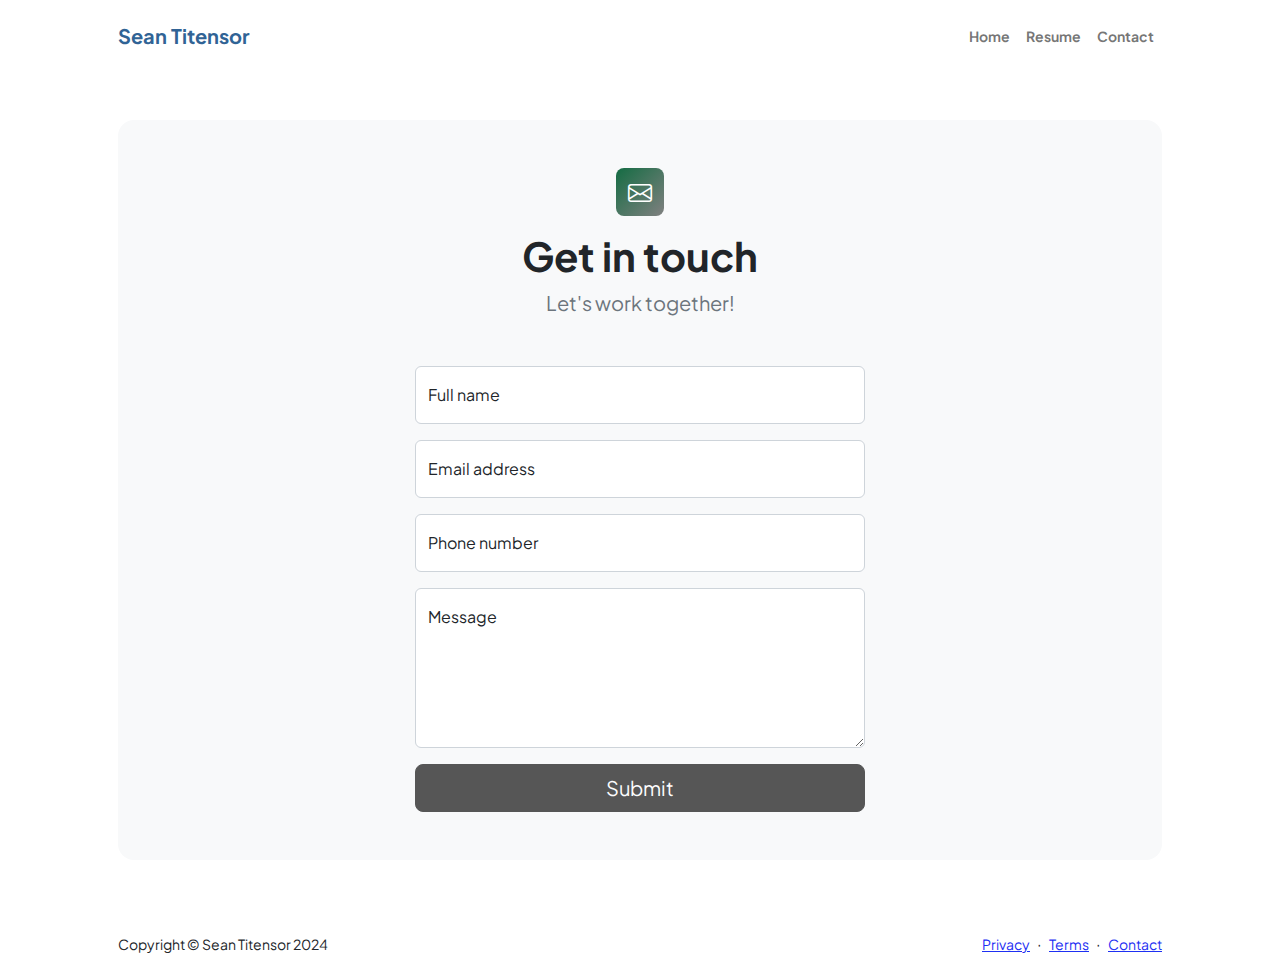
<file: contact.html>
<!DOCTYPE html>
<html lang="en">
    <head>
        <meta charset="utf-8" />
        <meta name="viewport" content="width=device-width, initial-scale=1, shrink-to-fit=no" />
        <meta name="description" content />
        <meta name="author" content />
        <title>Modern Business - Start Bootstrap Template</title>
        <!-- Favicon-->
        <link rel="icon" type="image/x-icon" href="assets/favicon.ico" />
        <!-- Custom Google font-->
        <link rel="preconnect" href="https://fonts.googleapis.com" />
        <link rel="preconnect" href="https://fonts.gstatic.com" crossorigin />
        <link href="https://fonts.googleapis.com/css2?family=Plus+Jakarta+Sans:wght@100;200;300;400;500;600;700;800;900&amp;display=swap" rel="stylesheet" />
        <!-- Bootstrap icons-->
        <link href="https://cdn.jsdelivr.net/npm/bootstrap-icons@1.8.1/font/bootstrap-icons.css" rel="stylesheet" />
        <!-- Core theme CSS (includes Bootstrap)-->
        <link href="css/styles.css" rel="stylesheet" />
    </head>
    <body class="d-flex flex-column">
        <main class="flex-shrink-0">
            <!-- Navigation-->
            <nav class="navbar navbar-expand-lg navbar-light bg-white py-3">
                <div class="container px-5">
                    <a class="navbar-brand" href="index.html"><span class="fw-bolder text-primary">Sean Titensor</span></a>
                    <button class="navbar-toggler" type="button" data-bs-toggle="collapse" data-bs-target="#navbarSupportedContent" aria-controls="navbarSupportedContent" aria-expanded="false" aria-label="Toggle navigation"><span class="navbar-toggler-icon"></span></button>
                    <div class="collapse navbar-collapse" id="navbarSupportedContent">
                        <ul class="navbar-nav ms-auto mb-2 mb-lg-0 small fw-bolder">
                            <li class="nav-item"><a class="nav-link" href="index.html">Home</a></li>
                            <li class="nav-item"><a class="nav-link" href="resume.html">Resume</a></li>
                            <!-- <li class="nav-item"><a class="nav-link" href="projects.html">Projects</a></li> -->
                            <li class="nav-item"><a class="nav-link" href="contact.html">Contact</a></li>
                        </ul>
                    </div>
                </div>
            </nav>
            <!-- Page content-->
            <section class="py-5">
                <div class="container px-5">
                    <!-- Contact form-->
                    <div class="bg-light rounded-4 py-5 px-4 px-md-5">
                        <div class="text-center mb-5">
                            <div class="feature bg-primary bg-gradient-primary-to-secondary text-white rounded-3 mb-3"><i class="bi bi-envelope"></i></div>
                            <h1 class="fw-bolder">Get in touch</h1>
                            <p class="lead fw-normal text-muted mb-0">Let's work together!</p>
                        </div>
                        <div class="row gx-5 justify-content-center">
                            <div class="col-lg-8 col-xl-6">
                                <!-- * * * * * * * * * * * * * * *-->
                                <!-- * * SB Forms Contact Form * *-->
                                <!-- * * * * * * * * * * * * * * *-->
                                <!-- This form is pre-integrated with SB Forms.-->
                                <!-- To make this form functional, sign up at-->
                                <!-- https://startbootstrap.com/solution/contact-forms-->
                                <!-- to get an API token!-->
                                <form id="contactForm" data-sb-form-api-token="API_TOKEN">
                                    <!-- Name input-->
                                    <div class="form-floating mb-3">
                                        <input class="form-control" id="name" type="text" placeholder="Enter your name..." data-sb-validations="required" />
                                        <label for="name">Full name</label>
                                        <div class="invalid-feedback" data-sb-feedback="name:required">A name is required.</div>
                                    </div>
                                    <!-- Email address input-->
                                    <div class="form-floating mb-3">
                                        <input class="form-control" id="email" type="email" placeholder="name@example.com" data-sb-validations="required,email" />
                                        <label for="email">Email address</label>
                                        <div class="invalid-feedback" data-sb-feedback="email:required">An email is required.</div>
                                        <div class="invalid-feedback" data-sb-feedback="email:email">Email is not valid.</div>
                                    </div>
                                    <!-- Phone number input-->
                                    <div class="form-floating mb-3">
                                        <input class="form-control" id="phone" type="tel" placeholder="(123) 456-7890" data-sb-validations="required" />
                                        <label for="phone">Phone number</label>
                                        <div class="invalid-feedback" data-sb-feedback="phone:required">A phone number is required.</div>
                                    </div>
                                    <!-- Message input-->
                                    <div class="form-floating mb-3">
                                        <textarea class="form-control" id="message" type="text" placeholder="Enter your message here..." style="height: 10rem" data-sb-validations="required"></textarea>
                                        <label for="message">Message</label>
                                        <div class="invalid-feedback" data-sb-feedback="message:required">A message is required.</div>
                                    </div>
                                    <!-- Submit success message-->
                                    <!---->
                                    <!-- This is what your users will see when the form-->
                                    <!-- has successfully submitted-->
                                    <div class="d-none" id="submitSuccessMessage">
                                        <div class="text-center mb-3">
                                            <div class="fw-bolder">Form submission successful!</div>
                                            To activate this form, sign up at
                                            <br />
                                            <a href="https://startbootstrap.com/solution/contact-forms">https://startbootstrap.com/solution/contact-forms</a>
                                        </div>
                                    </div>
                                    <!-- Submit error message-->
                                    <!---->
                                    <!-- This is what your users will see when there is-->
                                    <!-- an error submitting the form-->
                                    <div class="d-none" id="submitErrorMessage"><div class="text-center text-danger mb-3">Error sending message!</div></div>
                                    <!-- Submit Button-->
                                    <div class="d-grid"><button class="btn btn-primary btn-lg disabled" id="submitButton" type="submit">Submit</button></div>
                                </form>
                            </div>
                        </div>
                    </div>
                </div>
            </section>
        </main>
        <!-- Footer-->
        <footer class="bg-white py-4 mt-auto">
            <div class="container px-5">
                <div class="row align-items-center justify-content-between flex-column flex-sm-row">
                    <div class="col-auto"><div class="small m-0">Copyright &copy; Sean Titensor 2024</div></div>
                    <div class="col-auto">
                        <a class="small" href="#!">Privacy</a>
                        <span class="mx-1">&middot;</span>
                        <a class="small" href="#!">Terms</a>
                        <span class="mx-1">&middot;</span>
                        <a class="small" href="#!">Contact</a>
                    </div>
                </div>
            </div>
        </footer>
        <!-- Bootstrap core JS-->
        <script src="https://cdn.jsdelivr.net/npm/bootstrap@5.2.3/dist/js/bootstrap.bundle.min.js"></script>
        <!-- Core theme JS-->
        <script src="js/scripts.js"></script>
        <!-- * * * * * * * * * * * * * * * * * * * * * * * * * * * * * * * * * * * * * * * *-->
        <!-- * *                               SB Forms JS                               * *-->
        <!-- * * Activate your form at https://startbootstrap.com/solution/contact-forms * *-->
        <!-- * * * * * * * * * * * * * * * * * * * * * * * * * * * * * * * * * * * * * * * *-->
        <script src="https://cdn.startbootstrap.com/sb-forms-latest.js"></script>
    </body>
</html>
</file>
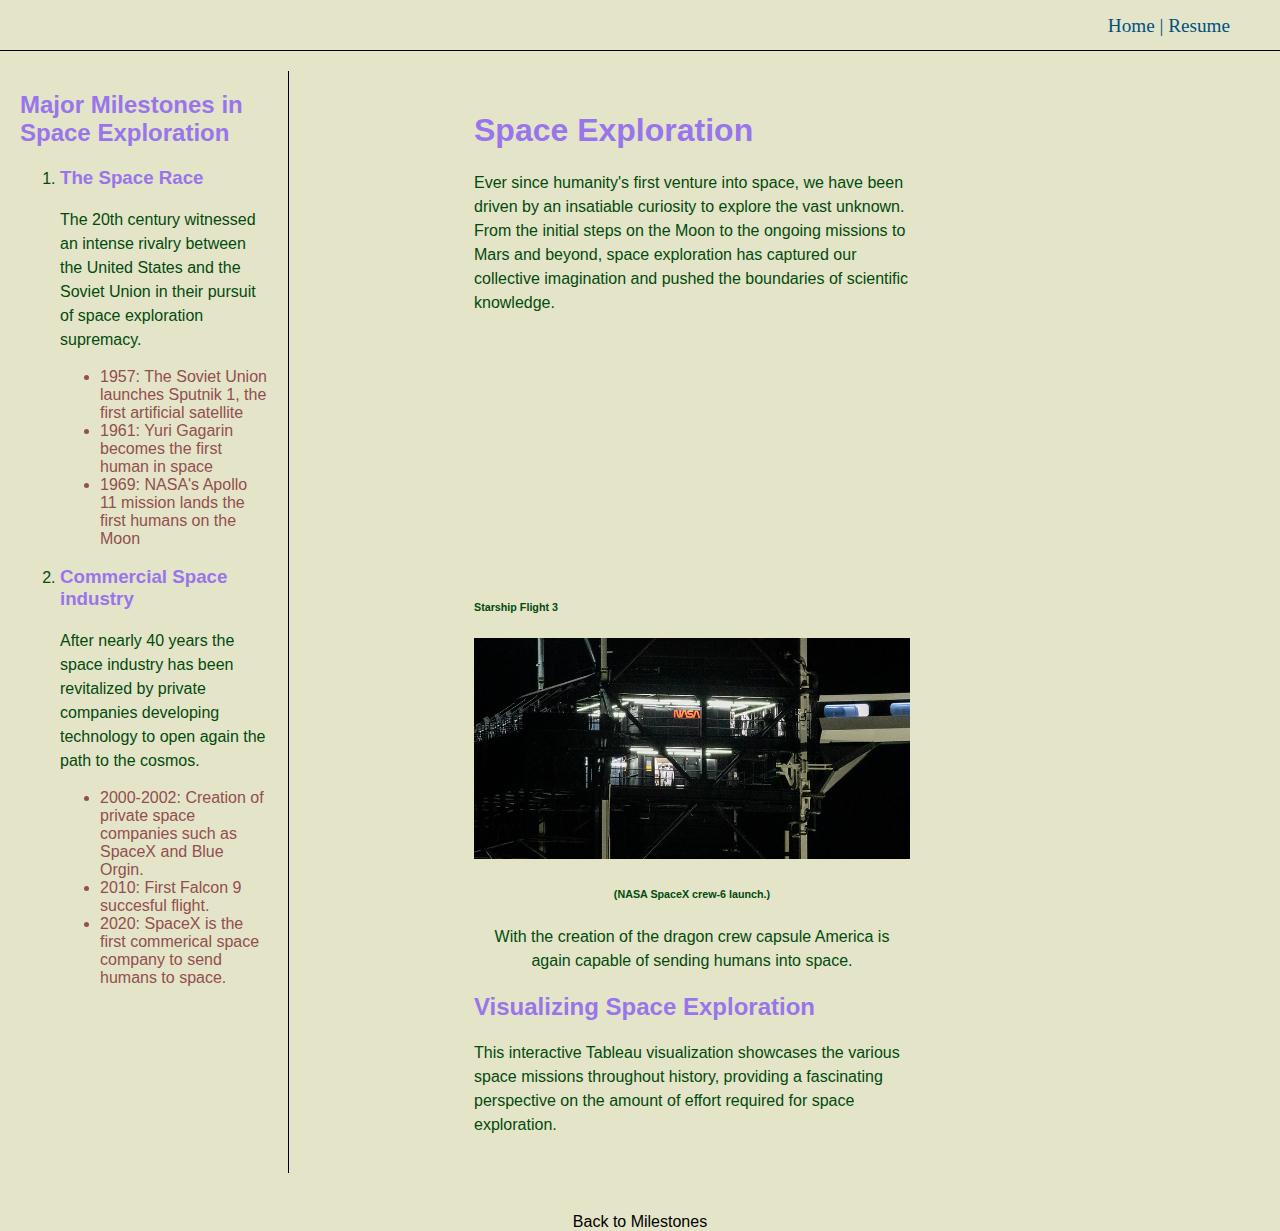
<file: from_scratch.html>
<!DOCTYPE html>
<html lang="en">
<head>
  <meta charset="UTF-8">
  <title>Space Exploration</title>
  <link rel="stylesheet" href=".//css/scratch_styles.css">
</head>
<body>
    <div class="header">
        <span class="common">
            <a class="a" href="index.html">Home | </a> 
            <a class="a" href="resume.html">Resume</a>
        </span>
    </div>
    <div class="page-container">
        <div class="timeline-container">
            <div class="timeline">
                <h2 id="milestones">Major Milestones in Space Exploration</h2>
                <ol>
                    <li>
                        <h3>The Space Race</h3>
                        <p>The 20th century witnessed an intense rivalry between the United States and the Soviet Union in their pursuit of space exploration supremacy.</p>
                        <ul>
                            <li>1957: The Soviet Union launches Sputnik 1, the first artificial satellite</li>
                            <li>1961: Yuri Gagarin becomes the first human in space</li>
                            <li>1969: NASA's Apollo 11 mission lands the first humans on the Moon</li>
                        </ul>
                    </li>
                    <li>
                        <h3>Commercial Space industry</h3>
                        <p>After nearly 40 years the space industry has been revitalized by private companies developing technology to open again the path to the cosmos.</p>
                        <ul>
                            <li>2000-2002: Creation of private space companies such as SpaceX and Blue Orgin.</li>
                            <li>2010: First Falcon 9 succesful flight.</li>
                            <li>2020: SpaceX is the first commerical space company to send humans to space.</li>
                        </ul>
                    </li>
                </ol>
            </div>
        </div>
        <div class="content-container">
            <div class="container">
                <h1>Space Exploration</h1>
                <p>Ever since humanity's first venture into space, we have been driven by an insatiable curiosity to explore the vast unknown. From the initial steps on the Moon to the ongoing missions to Mars and beyond, space exploration has captured our collective imagination and pushed the boundaries of scientific knowledge.</p>

                <div class="video-container">
                    <iframe width="560" height="315" src="https://www.youtube.com/embed/VNK07WuH6GQ?si=DM8rhzudNZGGKmAh" title="YouTube video player" frameborder="0" allow="accelerometer; autoplay; clipboard-write; encrypted-media; gyroscope; picture-in-picture; web-share" allowfullscreen></iframe>
                </div>
                <h6>Starship Flight 3</h6>

                <div class="image-container">
                    <img src=".//assets/nasa1.jpg" alt="NASA spacex crew-6 launch">
                    <h6>(NASA SpaceX crew-6 launch.)</h6>
                    <p>With the creation of the dragon crew capsule America is again capable of sending humans into space.</p>
                </div>

                <h2>Visualizing Space Exploration</h2>
                <div class='tableauPlaceholder' id='viz1710827323567' style='position: relative'>
                    <noscript>
                        <a href='#'>
                            <img alt='Main Dashboard ' src='https:&#47;&#47;public.tableau.com&#47;static&#47;images&#47;AH&#47;AHistoryOfSpaceExplorationMissions&#47;MainDashboard&#47;1_rss.png' style='border: none' />
                        </a>
                    </noscript>
                    <object class='tableauViz'  style='display:none;'>
                        <param name='host_url' value='https%3A%2F%2Fpublic.tableau.com%2F' />
                        <param name='embed_code_version' value='3' /> <param name='site_root' value='' />
                        <param name='name' value='AHistoryOfSpaceExplorationMissions&#47;MainDashboard' />
                        <param name='tabs' value='no' /><param name='toolbar' value='yes' />
                        <param name='static_image' value='https:&#47;&#47;public.tableau.com&#47;static&#47;images&#47;AH&#47;AHistoryOfSpaceExplorationMissions&#47;MainDashboard&#47;1.png' />
                        <param name='animate_transition' value='yes' />
                        <param name='display_static_image' value='yes' />
                        <param name='display_spinner' value='yes' />
                        <param name='display_overlay' value='yes' />
                        <param name='display_count' value='yes' />
                        <param name='language' value='en-US' />
                    </object>
                </div>                
                    <script type='text/javascript'>                    
                        var divElement = document.getElementById('viz1710827323567');                    
                        var vizElement = divElement.getElementsByTagName('object')[0];                    
                        vizElement.style.width='1000px';vizElement.style.height='3227px';                   
                        var scriptElement = document.createElement('script');                    
                        scriptElement.src = 'https://public.tableau.com/javascripts/api/viz_v1.js';                    
                        vizElement.parentNode.insertBefore(scriptElement, vizElement);                
                    </script>

                <p>This interactive Tableau visualization showcases the various space missions throughout history, providing a fascinating perspective on the amount of effort required for space exploration.</p>
            </div>
        </div>
    </div>

    <a href="#milestones" class="anchor-link">Back to Milestones</a>

  </body>
</html>
</file>
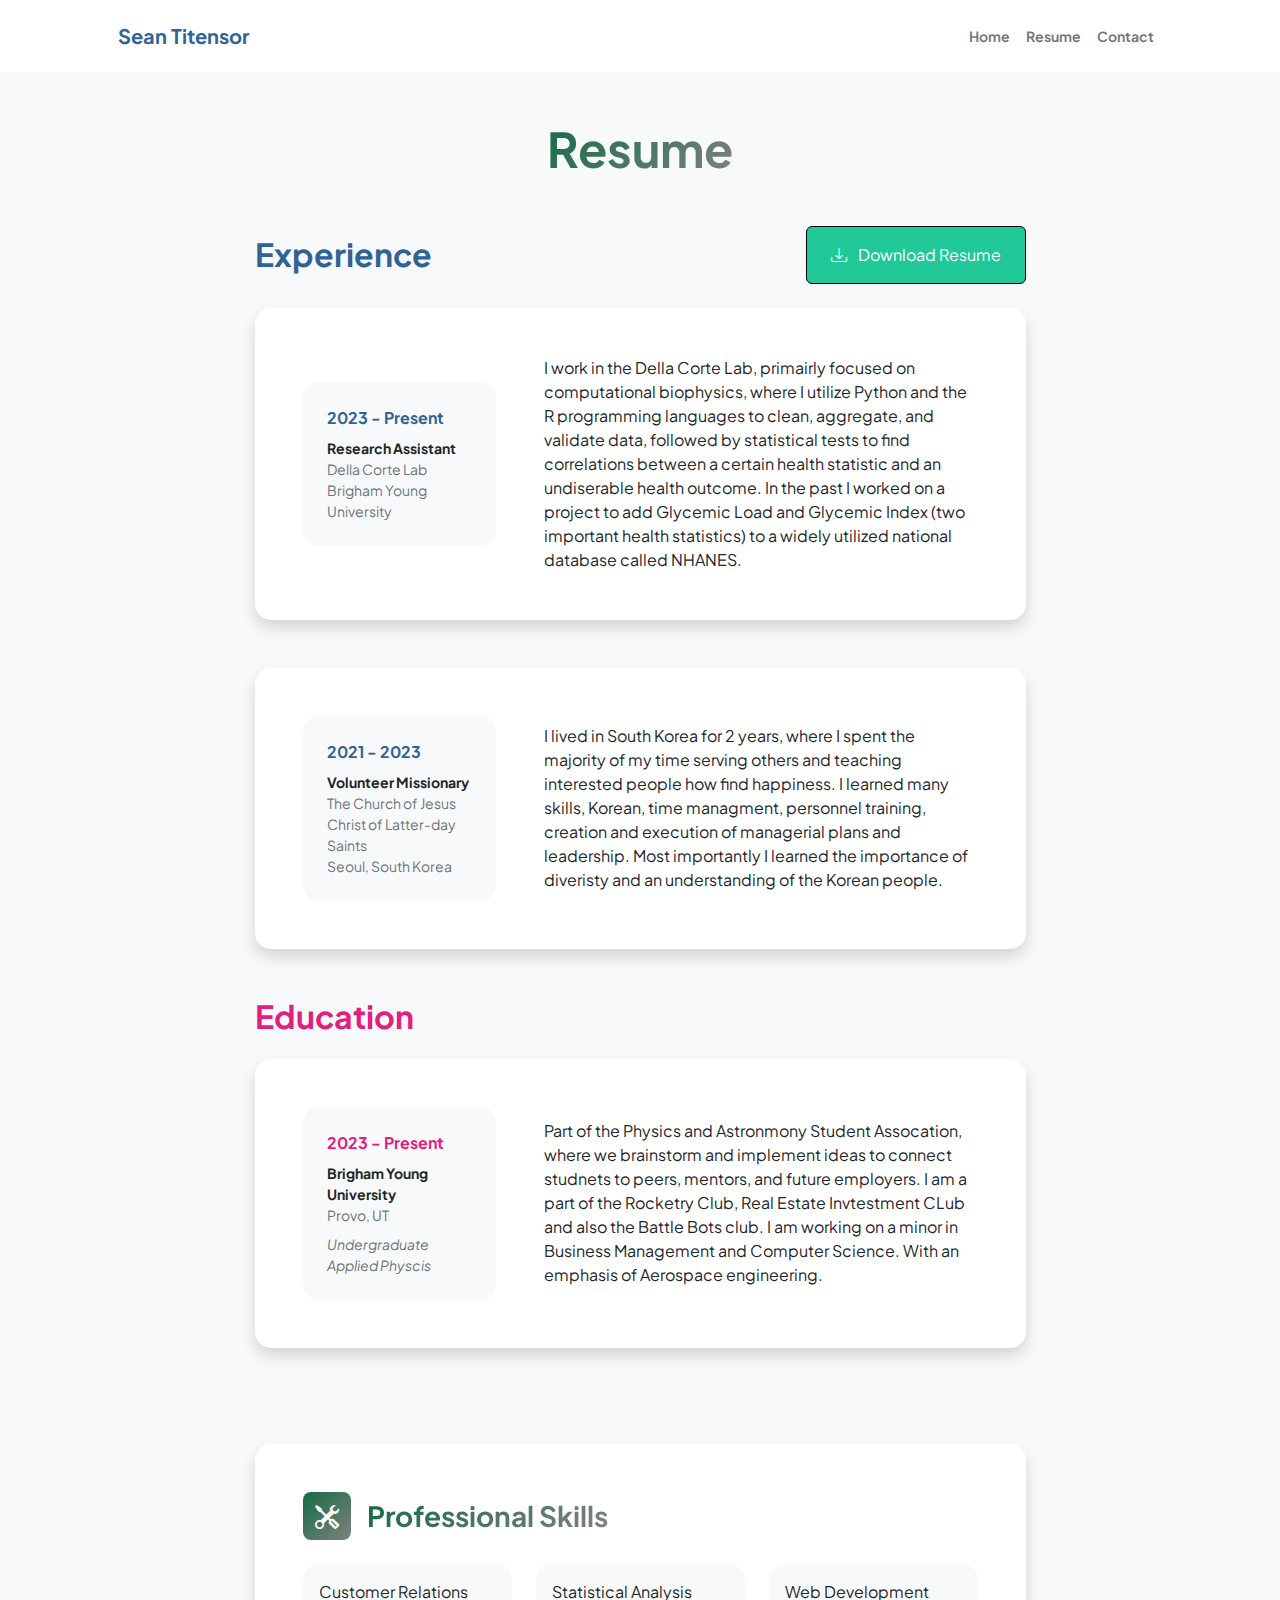
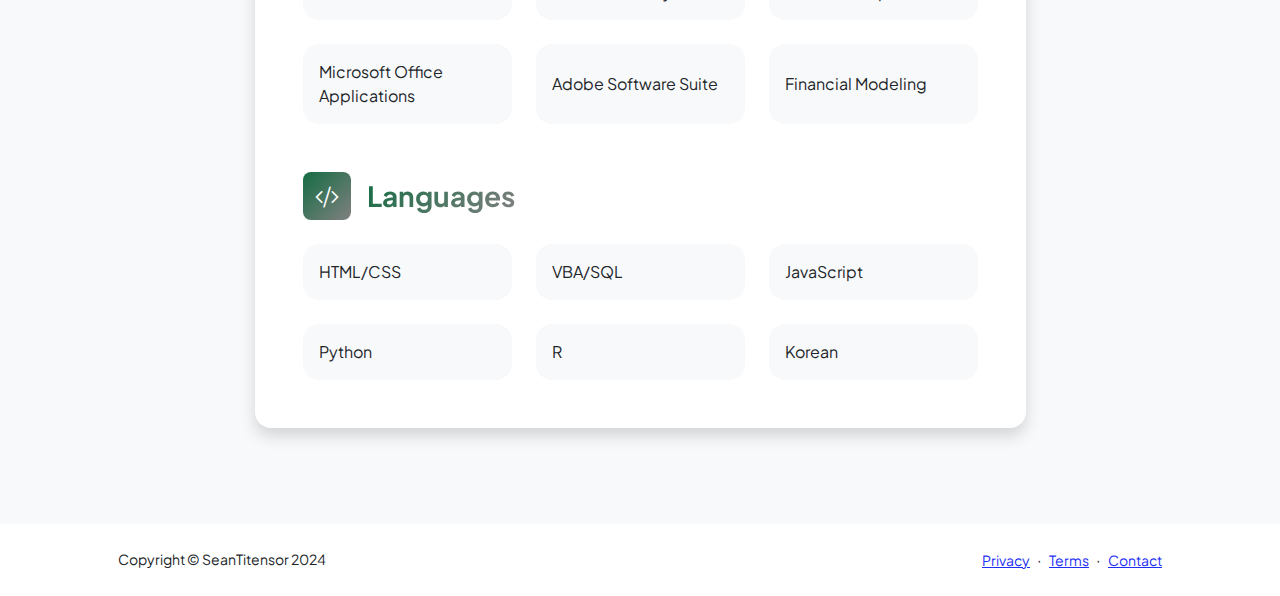
<file: resume.html>
<!DOCTYPE html>
<html lang="en">
    <head>
        <meta charset="utf-8" />
        <meta name="viewport" content="width=device-width, initial-scale=1, shrink-to-fit=no" />
        <meta name="description" content="" />
        <meta name="author" content="" />
        <title>Sean's Resume</title>
        <!-- Favicon-->
        <link rel="icon" type="image/x-icon" href="assets/favicon.ico" />
        <!-- Custom Google font-->
        <link rel="preconnect" href="https://fonts.googleapis.com" />
        <link rel="preconnect" href="https://fonts.gstatic.com" crossorigin />
        <link href="https://fonts.googleapis.com/css2?family=Plus+Jakarta+Sans:wght@100;200;300;400;500;600;700;800;900&amp;display=swap" rel="stylesheet" />
        <!-- Bootstrap icons-->
        <link href="https://cdn.jsdelivr.net/npm/bootstrap-icons@1.8.1/font/bootstrap-icons.css" rel="stylesheet" />
        <!-- Core theme CSS (includes Bootstrap)-->
        <link href="css/styles.css" rel="stylesheet" />
    </head>
    <body class="d-flex flex-column h-100 bg-light">
        <main class="flex-shrink-0">
            <!-- Navigation-->
            <nav class="navbar navbar-expand-lg navbar-light bg-white py-3">
                <div class="container px-5">
                    <a class="navbar-brand" href="index.html"><span class="fw-bolder text-primary">Sean Titensor</span></a>
                    <button class="navbar-toggler" type="button" data-bs-toggle="collapse" data-bs-target="#navbarSupportedContent" aria-controls="navbarSupportedContent" aria-expanded="false" aria-label="Toggle navigation"><span class="navbar-toggler-icon"></span></button>
                    <div class="collapse navbar-collapse" id="navbarSupportedContent">
                        <ul class="navbar-nav ms-auto mb-2 mb-lg-0 small fw-bolder">
                            <li class="nav-item"><a class="nav-link" href="index.html">Home</a></li>
                            <li class="nav-item"><a class="nav-link" href="resume.html">Resume</a></li>
                            <!-- <li class="nav-item"><a class="nav-link" href="projects.html">Projects</a></li> -->
                            <li class="nav-item"><a class="nav-link" href="contact.html">Contact</a></li>
                        </ul>
                    </div>
                </div>
            </nav>
            <!-- Page Content-->
            <div class="container px-5 my-5">
                <div class="text-center mb-5">
                    <h1 class="display-5 fw-bolder mb-0"><span class="text-gradient d-inline">Resume</span></h1>
                </div>
                <div class="row gx-5 justify-content-center">
                    <div class="col-lg-11 col-xl-9 col-xxl-8">
                        <!-- Experience Section-->
                        <section>
                            <div class="d-flex align-items-center justify-content-between mb-4">
                                <h2 class="text-primary fw-bolder mb-0">Experience</h2>
                                <!-- Download resume button-->
                                <!-- Note: Set the link href target to a PDF file within your project-->
                                <a class="btn btn-primary px-4 py-3" href=".//assets/resume.pdf" target="_blank">
                                    <div class="d-inline-block bi bi-download me-2"></div>
                                    Download Resume
                                </a>
                            </div>
                            <!-- Experience Card 1-->
                            <div class="card shadow border-0 rounded-4 mb-5">
                                <div class="card-body p-5">
                                    <div class="row align-items-center gx-5">
                                        <div class="col text-center text-lg-start mb-4 mb-lg-0">
                                            <div class="bg-light p-4 rounded-4">
                                                <div class="text-primary fw-bolder mb-2">2023 - Present</div>
                                                <div class="small fw-bolder">Research Assistant</div>
                                                <div class="small text-muted">Della Corte Lab</div>
                                                <div class="small text-muted">Brigham Young University</div>
                                            </div>
                                        </div>
                                        <div class="col-lg-8"><div>I work in the Della Corte Lab, primairly focused on computational biophysics, where I utilize Python and the R programming languages to clean, aggregate, and validate data, followed by statistical tests to find correlations between a certain health statistic and an undiserable health outcome. In the past I worked on a project to add Glycemic Load and Glycemic Index (two important health statistics) to a widely utilized national database called NHANES. </div></div>
                                    </div>
                                </div>
                            </div>
                            <!-- Experience Card 2-->
                            <div class="card shadow border-0 rounded-4 mb-5">
                                <div class="card-body p-5">
                                    <div class="row align-items-center gx-5">
                                        <div class="col text-center text-lg-start mb-4 mb-lg-0">
                                            <div class="bg-light p-4 rounded-4">
                                                <div class="text-primary fw-bolder mb-2">2021 - 2023</div>
                                                <div class="small fw-bolder">Volunteer Missionary</div>
                                                <div class="small text-muted">The Church of Jesus Christ of Latter-day Saints</div>
                                                <div class="small text-muted">Seoul, South Korea</div>
                                            </div>
                                        </div>
                                        <div class="col-lg-8"><div>I lived in South Korea for 2 years, where I spent the majority of my time serving others and teaching interested people how find happiness. I learned many skills, Korean, time managment, personnel training, creation and execution of managerial plans and leadership. Most importantly I learned the importance of diveristy and an understanding of the Korean people.</div></div>
                                    </div>
                                </div>
                            </div>
                        </section>
                        <!-- Education Section-->
                        <section>
                            <h2 class="text-secondary fw-bolder mb-4">Education</h2>
                            <!-- Education Card 1-->
                            <div class="card shadow border-0 rounded-4 mb-5">
                                <div class="card-body p-5">
                                    <div class="row align-items-center gx-5">
                                        <div class="col text-center text-lg-start mb-4 mb-lg-0">
                                            <div class="bg-light p-4 rounded-4">
                                                <div class="text-secondary fw-bolder mb-2">2023 - Present</div>
                                                <div class="mb-2">
                                                    <div class="small fw-bolder">Brigham Young University</div>
                                                    <div class="small text-muted">Provo, UT</div>
                                                </div>
                                                <div class="fst-italic">
                                                    <div class="small text-muted">Undergraduate</div>
                                                    <div class="small text-muted">Applied Physcis</div>
                                                </div>
                                            </div>
                                        </div>
                                        <div class="col-lg-8"><div>Part of the Physics and Astronmony Student Assocation, where we brainstorm and implement ideas to connect studnets to peers, mentors, and future employers. I am a part of the Rocketry Club, Real Estate Invtestment CLub and also the Battle Bots club. I am working on a minor in Business Management and Computer Science. With an emphasis of Aerospace engineering.</div></div>
                                    </div>
                                </div>
                            </div>
                            <!-- Education Card 2-->
                            <!-- <div class="card shadow border-0 rounded-4 mb-5">
                                <div class="card-body p-5">
                                    <div class="row align-items-center gx-5">
                                        <div class="col text-center text-lg-start mb-4 mb-lg-0">
                                            <div class="bg-light p-4 rounded-4">
                                                <div class="text-secondary fw-bolder mb-2">2011 - 2015</div>
                                                <div class="mb-2">
                                                    <div class="small fw-bolder">ULA</div>
                                                    <div class="small text-muted">Los Angeles, CA</div>
                                                </div>
                                                <div class="fst-italic">
                                                    <div class="small text-muted">Undergraduate</div>
                                                    <div class="small text-muted">Computer Science</div>
                                                </div>
                                            </div>
                                        </div>
                                        <div class="col-lg-8"><div>Lorem ipsum dolor sit amet consectetur adipisicing elit. Delectus laudantium, voluptatem quis repellendus eaque sit animi illo ipsam amet officiis corporis sed aliquam non voluptate corrupti excepturi maxime porro fuga.</div></div>
                                    </div>
                                </div>
                            </div> -->
                        </section>
                        <!-- Divider-->
                        <div class="pb-5"></div>
                        <!-- Skills Section-->
                        <section>
                            <!-- Skillset Card-->
                            <div class="card shadow border-0 rounded-4 mb-5">
                                <div class="card-body p-5">
                                    <!-- Professional skills list-->
                                    <div class="mb-5">
                                        <div class="d-flex align-items-center mb-4">
                                            <div class="feature bg-primary bg-gradient-primary-to-secondary text-white rounded-3 me-3"><i class="bi bi-tools"></i></div>
                                            <h3 class="fw-bolder mb-0"><span class="text-gradient d-inline">Professional Skills</span></h3>
                                        </div>
                                        <div class="row row-cols-1 row-cols-md-3 mb-4">
                                            <div class="col mb-4 mb-md-0"><div class="d-flex align-items-center bg-light rounded-4 p-3 h-100">Customer Relations</div></div>
                                            <div class="col mb-4 mb-md-0"><div class="d-flex align-items-center bg-light rounded-4 p-3 h-100">Statistical Analysis</div></div>
                                            <div class="col"><div class="d-flex align-items-center bg-light rounded-4 p-3 h-100">Web Development</div></div>
                                        </div>
                                        <div class="row row-cols-1 row-cols-md-3">
                                            <div class="col mb-4 mb-md-0"><div class="d-flex align-items-center bg-light rounded-4 p-3 h-100">Microsoft Office Applications</div></div>
                                            <div class="col mb-4 mb-md-0"><div class="d-flex align-items-center bg-light rounded-4 p-3 h-100">Adobe Software Suite</div></div>
                                            <div class="col"><div class="d-flex align-items-center bg-light rounded-4 p-3 h-100">Financial Modeling</div></div>
                                        </div>
                                    </div>
                                    <!-- Languages list-->
                                    <div class="mb-0">
                                        <div class="d-flex align-items-center mb-4">
                                            <div class="feature bg-primary bg-gradient-primary-to-secondary text-white rounded-3 me-3"><i class="bi bi-code-slash"></i></div>
                                            <h3 class="fw-bolder mb-0"><span class="text-gradient d-inline">Languages</span></h3>
                                        </div>
                                        <div class="row row-cols-1 row-cols-md-3 mb-4">
                                            <div class="col mb-4 mb-md-0"><div class="d-flex align-items-center bg-light rounded-4 p-3 h-100">HTML/CSS</div></div>
                                            <div class="col mb-4 mb-md-0"><div class="d-flex align-items-center bg-light rounded-4 p-3 h-100">VBA/SQL</div></div>
                                            <div class="col"><div class="d-flex align-items-center bg-light rounded-4 p-3 h-100">JavaScript</div></div>
                                        </div>
                                        <div class="row row-cols-1 row-cols-md-3">
                                            <div class="col mb-4 mb-md-0"><div class="d-flex align-items-center bg-light rounded-4 p-3 h-100">Python</div></div>
                                            <div class="col mb-4 mb-md-0"><div class="d-flex align-items-center bg-light rounded-4 p-3 h-100">R</div></div>
                                            <div class="col"><div class="d-flex align-items-center bg-light rounded-4 p-3 h-100">Korean</div></div>
                                        </div>
                                    </div>
                                </div>
                            </div>
                        </section>
                    </div>
                </div>
            </div>
        </main>
        <!-- Footer-->
        <footer class="bg-white py-4 mt-auto">
            <div class="container px-5">
                <div class="row align-items-center justify-content-between flex-column flex-sm-row">
                    <div class="col-auto"><div class="small m-0">Copyright &copy; SeanTitensor 2024</div></div>
                    <div class="col-auto">
                        <a class="small" href="#!">Privacy</a>
                        <span class="mx-1">&middot;</span>
                        <a class="small" href="#!">Terms</a>
                        <span class="mx-1">&middot;</span>
                        <a class="small" href="#!">Contact</a>
                    </div>
                </div>
            </div>
        </footer>
        <!-- Bootstrap core JS-->
        <script src="https://cdn.jsdelivr.net/npm/bootstrap@5.2.3/dist/js/bootstrap.bundle.min.js"></script>
        <!-- Core theme JS-->
        <script src="js/scripts.js"></script>
    </body>
</html>
</file>
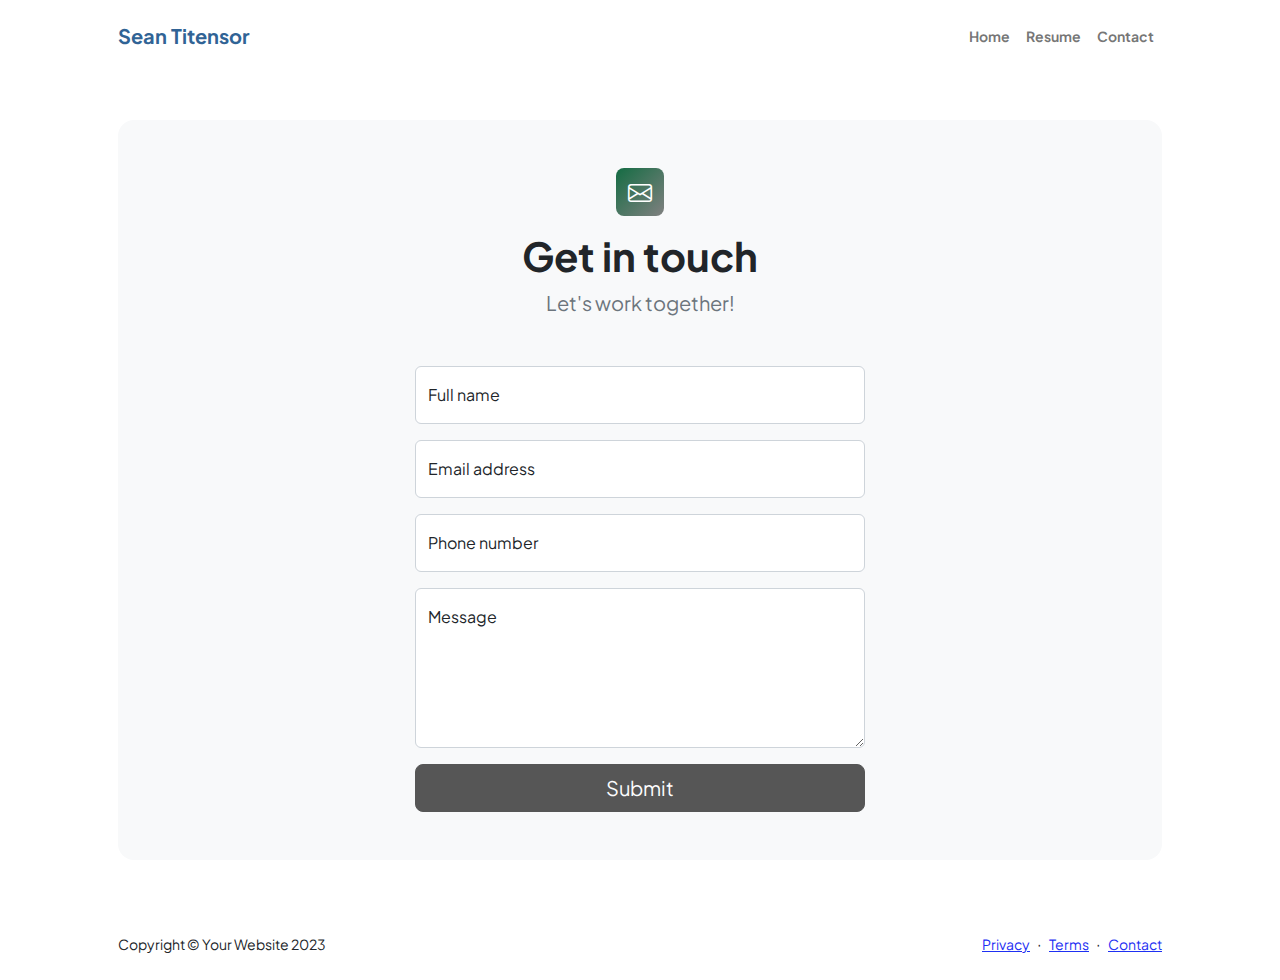
<file: startbootstrap-personal-gh-pages/contact.html>
<!DOCTYPE html>
<html lang="en">
    <head>
        <meta charset="utf-8" />
        <meta name="viewport" content="width=device-width, initial-scale=1, shrink-to-fit=no" />
        <meta name="description" content />
        <meta name="author" content />
        <title>Modern Business - Start Bootstrap Template</title>
        <!-- Favicon-->
        <link rel="icon" type="image/x-icon" href="assets/favicon.ico" />
        <!-- Custom Google font-->
        <link rel="preconnect" href="https://fonts.googleapis.com" />
        <link rel="preconnect" href="https://fonts.gstatic.com" crossorigin />
        <link href="https://fonts.googleapis.com/css2?family=Plus+Jakarta+Sans:wght@100;200;300;400;500;600;700;800;900&amp;display=swap" rel="stylesheet" />
        <!-- Bootstrap icons-->
        <link href="https://cdn.jsdelivr.net/npm/bootstrap-icons@1.8.1/font/bootstrap-icons.css" rel="stylesheet" />
        <!-- Core theme CSS (includes Bootstrap)-->
        <link href="css/styles.css" rel="stylesheet" />
    </head>
    <body class="d-flex flex-column">
        <main class="flex-shrink-0">
            <!-- Navigation-->
            <nav class="navbar navbar-expand-lg navbar-light bg-white py-3">
                <div class="container px-5">
                    <a class="navbar-brand" href="index.html"><span class="fw-bolder text-primary">Sean Titensor</span></a>
                    <button class="navbar-toggler" type="button" data-bs-toggle="collapse" data-bs-target="#navbarSupportedContent" aria-controls="navbarSupportedContent" aria-expanded="false" aria-label="Toggle navigation"><span class="navbar-toggler-icon"></span></button>
                    <div class="collapse navbar-collapse" id="navbarSupportedContent">
                        <ul class="navbar-nav ms-auto mb-2 mb-lg-0 small fw-bolder">
                            <li class="nav-item"><a class="nav-link" href="index.html">Home</a></li>
                            <li class="nav-item"><a class="nav-link" href="resume.html">Resume</a></li>
                            <!-- <li class="nav-item"><a class="nav-link" href="projects.html">Projects</a></li> -->
                            <li class="nav-item"><a class="nav-link" href="contact.html">Contact</a></li>
                        </ul>
                    </div>
                </div>
            </nav>
            <!-- Page content-->
            <section class="py-5">
                <div class="container px-5">
                    <!-- Contact form-->
                    <div class="bg-light rounded-4 py-5 px-4 px-md-5">
                        <div class="text-center mb-5">
                            <div class="feature bg-primary bg-gradient-primary-to-secondary text-white rounded-3 mb-3"><i class="bi bi-envelope"></i></div>
                            <h1 class="fw-bolder">Get in touch</h1>
                            <p class="lead fw-normal text-muted mb-0">Let's work together!</p>
                        </div>
                        <div class="row gx-5 justify-content-center">
                            <div class="col-lg-8 col-xl-6">
                                <!-- * * * * * * * * * * * * * * *-->
                                <!-- * * SB Forms Contact Form * *-->
                                <!-- * * * * * * * * * * * * * * *-->
                                <!-- This form is pre-integrated with SB Forms.-->
                                <!-- To make this form functional, sign up at-->
                                <!-- https://startbootstrap.com/solution/contact-forms-->
                                <!-- to get an API token!-->
                                <form id="contactForm" data-sb-form-api-token="API_TOKEN">
                                    <!-- Name input-->
                                    <div class="form-floating mb-3">
                                        <input class="form-control" id="name" type="text" placeholder="Enter your name..." data-sb-validations="required" />
                                        <label for="name">Full name</label>
                                        <div class="invalid-feedback" data-sb-feedback="name:required">A name is required.</div>
                                    </div>
                                    <!-- Email address input-->
                                    <div class="form-floating mb-3">
                                        <input class="form-control" id="email" type="email" placeholder="name@example.com" data-sb-validations="required,email" />
                                        <label for="email">Email address</label>
                                        <div class="invalid-feedback" data-sb-feedback="email:required">An email is required.</div>
                                        <div class="invalid-feedback" data-sb-feedback="email:email">Email is not valid.</div>
                                    </div>
                                    <!-- Phone number input-->
                                    <div class="form-floating mb-3">
                                        <input class="form-control" id="phone" type="tel" placeholder="(123) 456-7890" data-sb-validations="required" />
                                        <label for="phone">Phone number</label>
                                        <div class="invalid-feedback" data-sb-feedback="phone:required">A phone number is required.</div>
                                    </div>
                                    <!-- Message input-->
                                    <div class="form-floating mb-3">
                                        <textarea class="form-control" id="message" type="text" placeholder="Enter your message here..." style="height: 10rem" data-sb-validations="required"></textarea>
                                        <label for="message">Message</label>
                                        <div class="invalid-feedback" data-sb-feedback="message:required">A message is required.</div>
                                    </div>
                                    <!-- Submit success message-->
                                    <!---->
                                    <!-- This is what your users will see when the form-->
                                    <!-- has successfully submitted-->
                                    <div class="d-none" id="submitSuccessMessage">
                                        <div class="text-center mb-3">
                                            <div class="fw-bolder">Form submission successful!</div>
                                            To activate this form, sign up at
                                            <br />
                                            <a href="https://startbootstrap.com/solution/contact-forms">https://startbootstrap.com/solution/contact-forms</a>
                                        </div>
                                    </div>
                                    <!-- Submit error message-->
                                    <!---->
                                    <!-- This is what your users will see when there is-->
                                    <!-- an error submitting the form-->
                                    <div class="d-none" id="submitErrorMessage"><div class="text-center text-danger mb-3">Error sending message!</div></div>
                                    <!-- Submit Button-->
                                    <div class="d-grid"><button class="btn btn-primary btn-lg disabled" id="submitButton" type="submit">Submit</button></div>
                                </form>
                            </div>
                        </div>
                    </div>
                </div>
            </section>
        </main>
        <!-- Footer-->
        <footer class="bg-white py-4 mt-auto">
            <div class="container px-5">
                <div class="row align-items-center justify-content-between flex-column flex-sm-row">
                    <div class="col-auto"><div class="small m-0">Copyright &copy; Your Website 2023</div></div>
                    <div class="col-auto">
                        <a class="small" href="#!">Privacy</a>
                        <span class="mx-1">&middot;</span>
                        <a class="small" href="#!">Terms</a>
                        <span class="mx-1">&middot;</span>
                        <a class="small" href="#!">Contact</a>
                    </div>
                </div>
            </div>
        </footer>
        <!-- Bootstrap core JS-->
        <script src="https://cdn.jsdelivr.net/npm/bootstrap@5.2.3/dist/js/bootstrap.bundle.min.js"></script>
        <!-- Core theme JS-->
        <script src="js/scripts.js"></script>
        <!-- * * * * * * * * * * * * * * * * * * * * * * * * * * * * * * * * * * * * * * * *-->
        <!-- * *                               SB Forms JS                               * *-->
        <!-- * * Activate your form at https://startbootstrap.com/solution/contact-forms * *-->
        <!-- * * * * * * * * * * * * * * * * * * * * * * * * * * * * * * * * * * * * * * * *-->
        <script src="https://cdn.startbootstrap.com/sb-forms-latest.js"></script>
    </body>
</html>
</file>
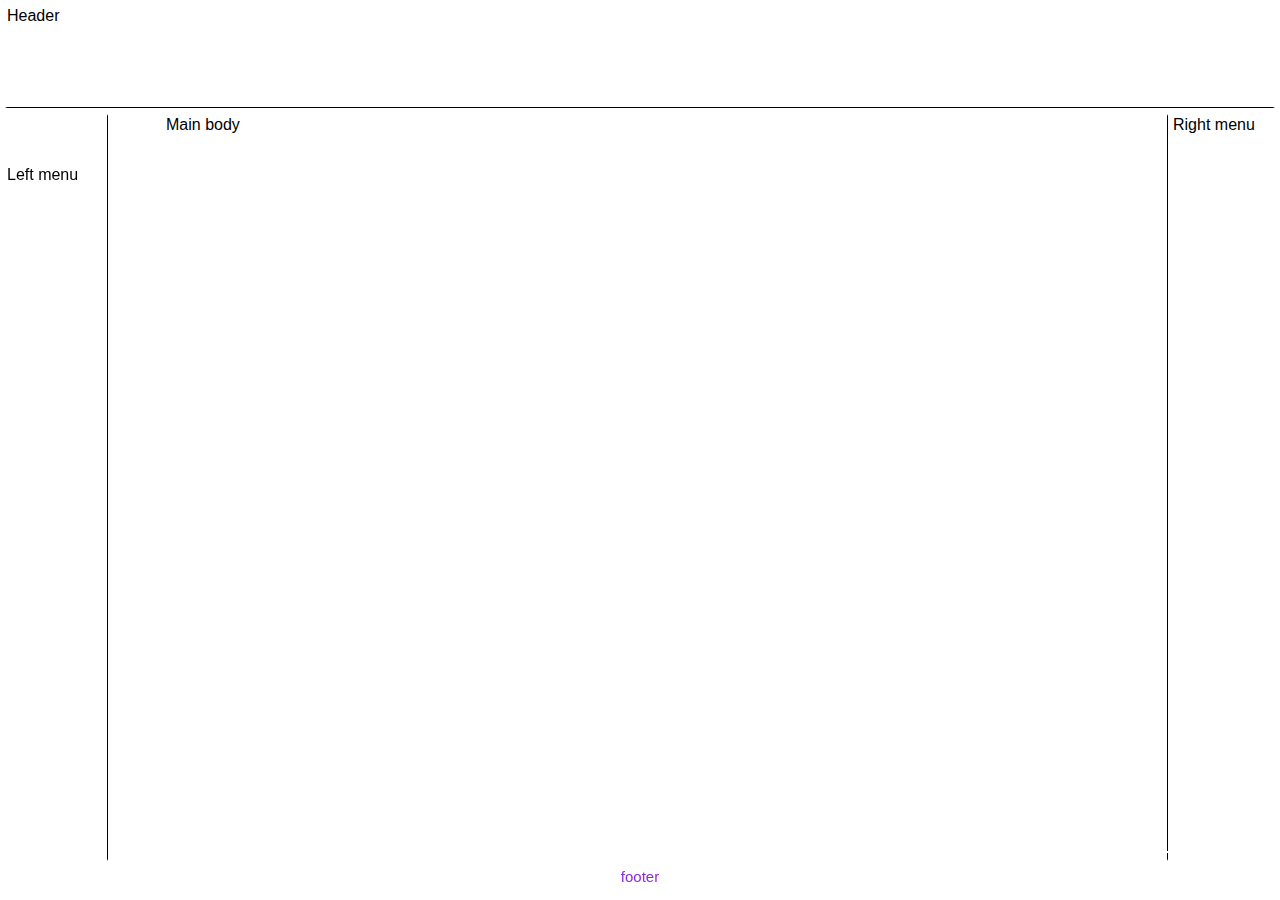
<file: IS 201/HTML/layout.html>
<!DOCTYPE html>
<html lang="en">
<head>
    <meta charset="UTF-8">
    <meta name="viewport" content="width=device-width, initial-scale=1.0">
    <title>layout template</title>
    <link rel="stylesheet" href="../styles/layout_styles.css">
</head>
<body>
    <div class="common header">Header</div>
    <div class="common leftmenu">Left menu</div>
    <div class="common mainbody">Main body</div>
    <div class="common rightmenu">Right menu</div>
    <div class="common footer">footer</div>
</body>
</html>
</file>
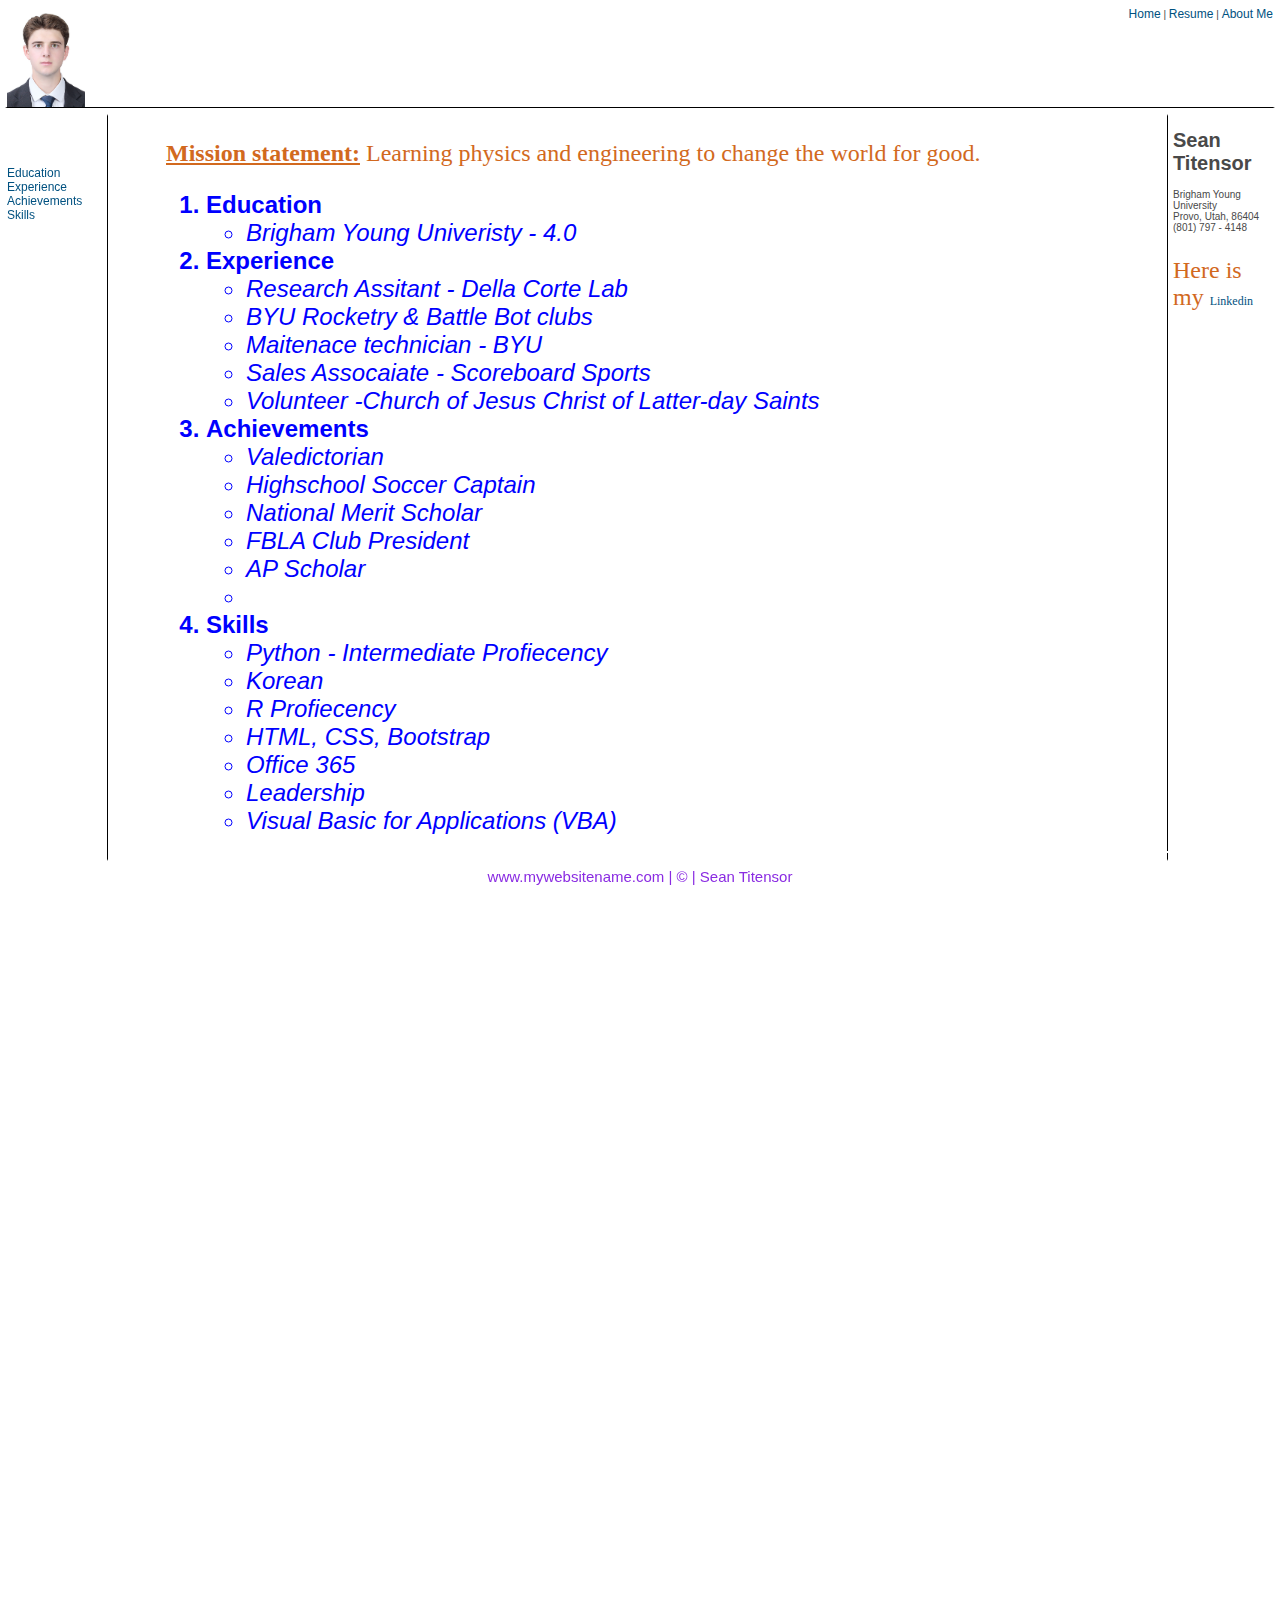
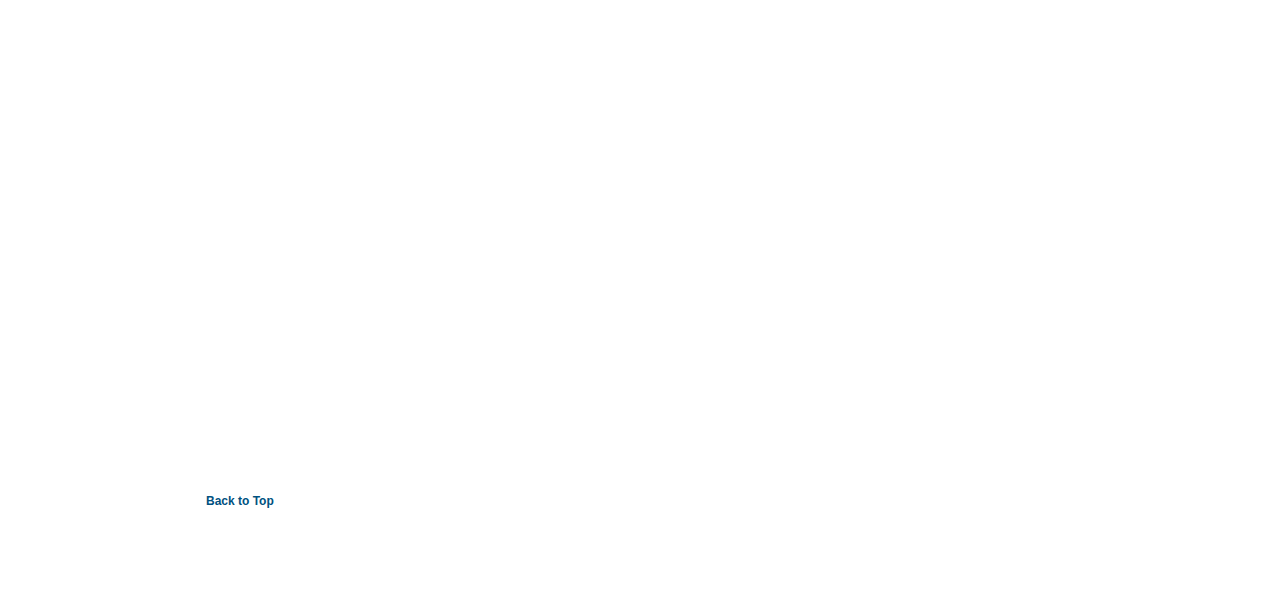
<file: IS 201/HTML/resume.html>
<!-- Comment here
Sean Titensor
Online Section
Mar 13

-->
<!DOCTYPE html>
<html lang="en">
<head>
    <meta charset="UTF-8">
    <meta name="viewport" content="width=device-width, initial-scale=1.0">
    <title>Sean Titensor</title>
    <link rel="stylesheet" href="../styles/style2.css">
    <link rel="stylesheet" href="../styles/layout_styles.css">
</head>
<body>
    <div class="common header">
        <img src="../Images/resume_picture.jpg" alt="Sean Titensor resume_picture" height="100">
        <spa class="subheader"> 
            <a href="../index.html" id="top">Home</a> | 
            <a href="#">Resume</a> |
            <a href="about_me.html">About Me</a>
        </span>
        
    </div>
    <div class="common leftmenu">
        <a href="#edu">Education</a><br>
        <a href="#exp">Experience</a><br>
        <a href="#ach">Achievements</a><br>
        <a href="#ski">Skills</a><br>
    </div>
    <div class="common mainbody">
        <p><span class="underline">Mission statement:</span> Learning physics and engineering to change the world for good.</p>
        <ol>
            <li id="edu" class="resume_heading">Education
                <ul>
                    <li>Brigham Young Univeristy - 4.0</li>
                </ul>
            </li>
            <li id="exp" class="resume_heading">Experience
                <ul>
                    <li>Research Assitant - Della Corte Lab</li>
                    <li>BYU Rocketry & Battle Bot clubs</li>
                    <li>Maitenace technician - BYU</li>
                    <li>Sales Assocaiate - Scoreboard Sports</li>
                    <li>Volunteer -Church of Jesus Christ of Latter-day Saints</li>
                </ul>
            </li>
            <li id="ach" class="resume_heading">Achievements
                <ul>
                    <li>Valedictorian</li>
                    <li>Highschool Soccer Captain</li>
                    <li>National Merit Scholar</li>
                    <li>FBLA Club President</li>
                    <li>AP Scholar</li>
                    <li></li>
                </ul>
            </li>
            <li id="ski" class="resume_heading">Skills
                <ul>
                    <li>Python - Intermediate Profiecency</li>
                    <li>Korean</li>
                    <li>R Profiecency</li>
                    <li>HTML, CSS, Bootstrap</li>
                    <li>Office 365</li>
                    <li>Leadership</li>
                    <li>Visual Basic for Applications (VBA)</li>
                </ul>
                <p>&nbsp;</p>
                <p>&nbsp;</p>
                <p>&nbsp;</p>
                <p>&nbsp;</p>
                <p>&nbsp;</p>
                <p>&nbsp;</p>
                <p>&nbsp;</p>
                <p>&nbsp;</p>
                <p>&nbsp;</p>
                <p>&nbsp;</p>
                <p>&nbsp;</p>
                <p>&nbsp;</p>
                <p>&nbsp;</p>
                <p>&nbsp;</p>
                <p>&nbsp;</p>
                <p>&nbsp;</p>
                <p>&nbsp;</p>
                <p>&nbsp;</p>
                <p>&nbsp;</p>
                <p>&nbsp;</p>
                <p>&nbsp;</p>
                <p>&nbsp;</p>
                <p>&nbsp;</p>
                <p>&nbsp;</p>
                <a href="#top">Back to Top</a>
                <p>&nbsp;</p>
                <p>&nbsp;</p>
            </li >
        </ol>

    </div>
    <div class="common rightmenu">
        <h1>Sean Titensor</h1>
        Brigham Young University <br>
        Provo, Utah, 86404 <br>
        (801) 797 - 4148 
        <p>Here is my <a href="https://www.linkedin.com/in/sean-titensor/" target="_blank" title="Sean's Linkedin">Linkedin</a></p>
    </div>
    <div class="common footer">
        www.mywebsitename.com | &copy; | Sean Titensor
    </div>

   
</body>
</html>
</file>
<file: css/scratch_styles.css>
body {
    font-family: Arial, sans-serif;
    color: #024b0d;
    background-color: hsl(60, 35%, 84%);
    margin: 0;
    padding: 0;
}

.container {
    max-width: 800px;
    margin:  auto;
    padding: 20px;
    padding-right: 350px;
}

h1, h2, h3 {
    font-family: 'Helvetica Neue', sans-serif;
    color: #9975ec;
}

p {
    line-height: 1.5;
}

ul {
    list-style-type: disc;
    color: rgb(146, 79, 79);
}

.video-container {
    position: relative;
    padding-bottom: 56.25%;
    height: 0;
    overflow: hidden;
    margin-bottom: 20px;
}

.video-container iframe {
    position: absolute;
    top: 0;
    left: 0;
    width: 100%;
    height: 100%;
}

.image-container {
    text-align: center;
    margin-bottom: 20px;
}

.image-container img {
    max-width: 100%;
    height: auto;
}

.anchor-link {
    display: block;
    text-align: center;
    margin-top: 20px;
    color: #000000;
    text-decoration: none;
}

.anchor-link:hover {
    color: #666;
}

.header {
    top: 5x;
    right: 5px;
    left: 5px;
    height: 50px;
    z-index: 2;
    border-bottom: solid 1px black;
    color: #000000;
    text-decoration: dotted;
}

.common {
    float: right;
    font-family: 'Times New Roman', Times, serif;
    padding-right: 50px;
    text-decoration:none;
    color: black;
    padding-top: 15px;
    font-size:larger;
}

.btn:hover {
    color: #666;
}

.page-container {
    display: flex;
    justify-content: space-between;
    padding: 20px;
}

.timeline-container {
    width: 20%;
    padding-right: 20px;
    border-right: solid 1px black;
}

.content-container {
    width: 65%;
}
a {
    color: rgb(0, 81, 128) ;
    text-decoration: none;
}
</file>
<file: IS 201/styles/layout_styles.css>
body{
    background-color: rgb(255, 255, 255);
    font-family: Verdana, Geneva, Tahoma, sans-serif;
}

.common { 
    /* background-color: #c4c4c4; */
    border: 2px solid white;
    position: absolute;
}
.header {
    top: 5px;
    right: 5px;
    left: 5px;
    height: 100px;
    z-index: 2;
    border-bottom: solid 1px black;
}
.leftmenu {
    top: 114px;
    left: 5px;
    width: 100px;
    bottom: 39px;
    padding-top: 50px;
    z-index: 1;
    border-right: solid 1px black;

}
.rightmenu {
    top: 114px;
    right: 5px;
    width: 100px;
    bottom: 39px;
    border-left: solid 1px black;
    padding-left: 5px;

}
.mainbody {
    top: 114px;
    left: 114px;
    right: 114px;
    bottom: 39px;
    padding-left: 50px;
    padding-right: 5px;
}
.footer {
    bottom: 5px;
    right: 5px;
    left: 5px;
    height: 25px;
    font-size:  15px;
    color: blueviolet;
    text-align: center;
    padding-top: 15px;
    position: fixed;
}
.subheader {
    float: right;
}
</file>
<file: IS 201/styles/style2.css>
body{
    font-family: Arial, Helvetica, sans-serif;
    font-size: 10px;
    color: rgb(73, 73, 73);
    background-color: rgb(252, 151, 228);

    }
    /* link decoration  */
    a {
        color: rgb(0, 81, 128) ;
        text-decoration: none;
        font-size: 12px;
    }
    a:hover {
        text-decoration: underline;
        font-weight: bold;
        font-size: 18px;
    }
    p{
        font-family: 'Times New Roman', Times, serif;
        font-size: x-large;
        color: chocolate;
    }
    li{
        font-style: italic;
        font-size: x-large;
        color: blue;
        font-weight: normal;
    
    }
    .resume_heading {
        font-weight: 600;
        font-style: normal;
    
    }
    .underline {
        text-decoration: underline;
        font-weight: 800;
    }
    .main_body {
        text-indent: 50px;
    }
</file>
